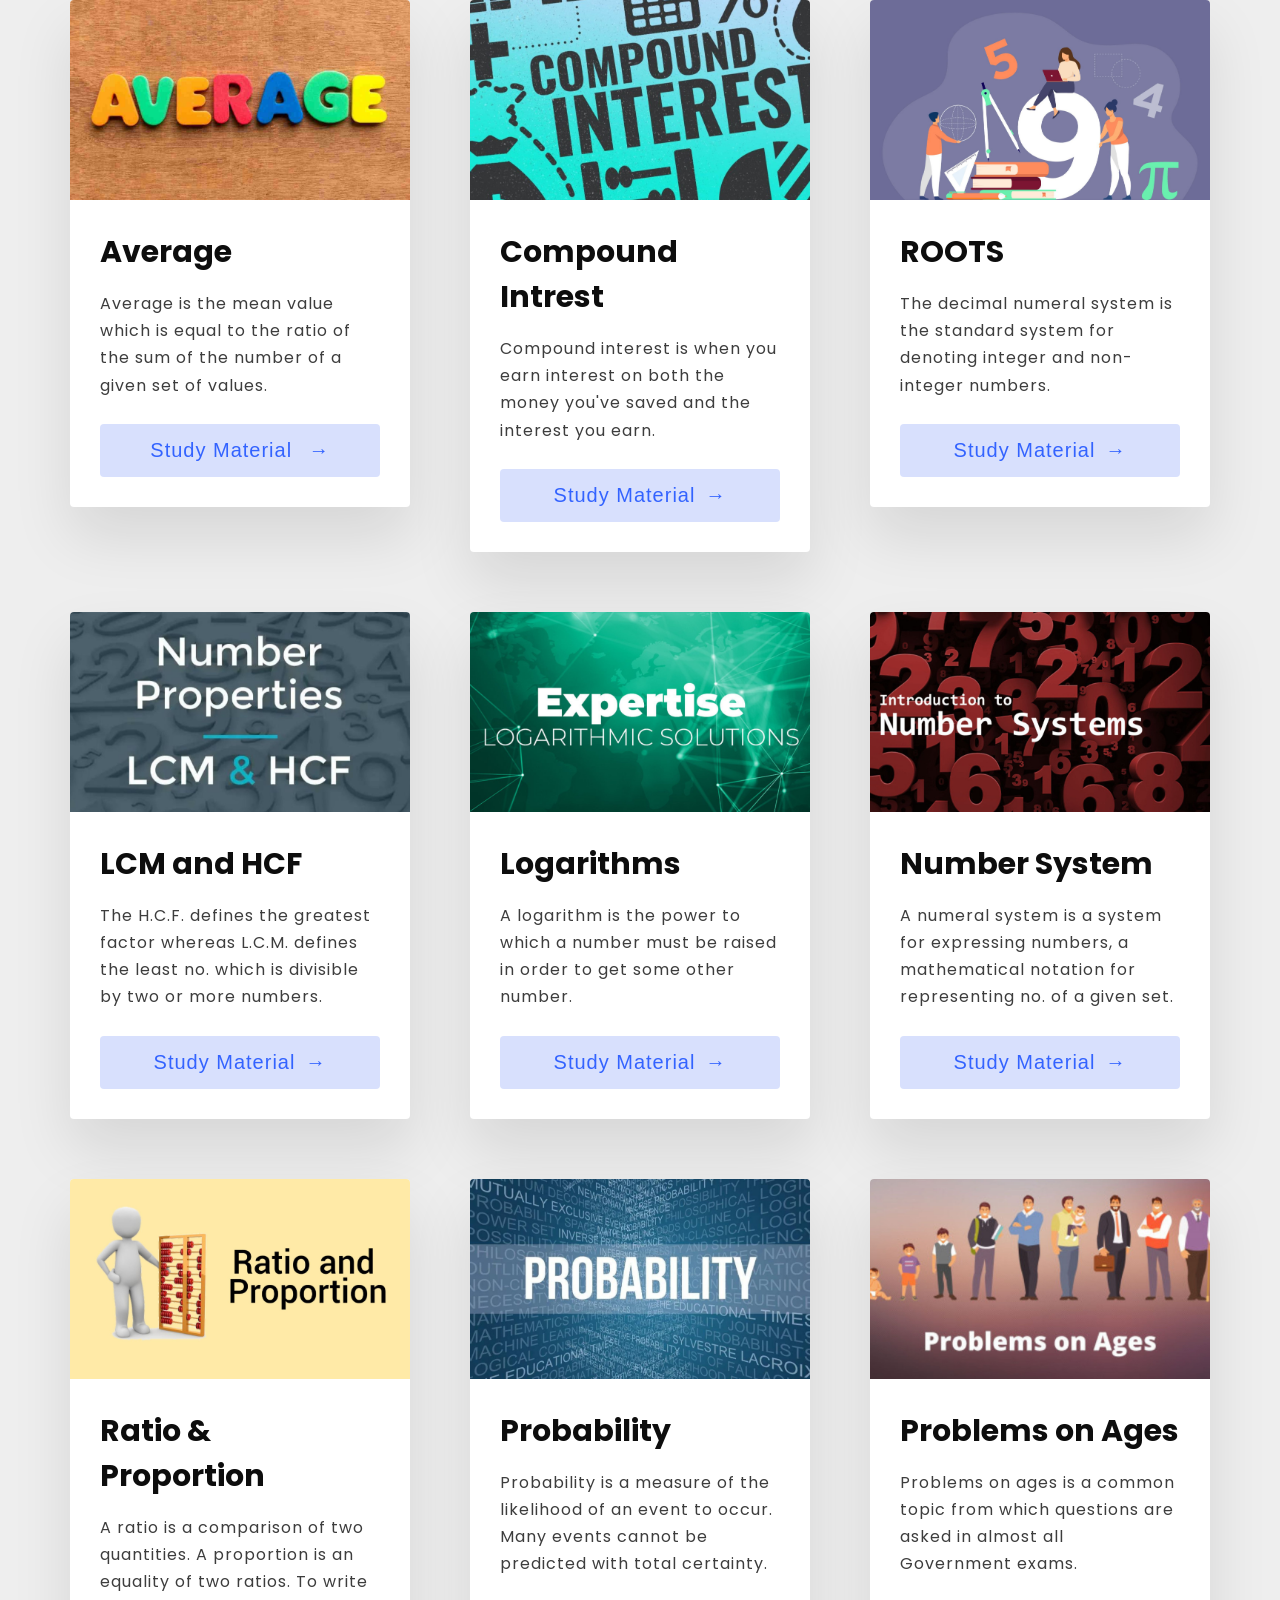
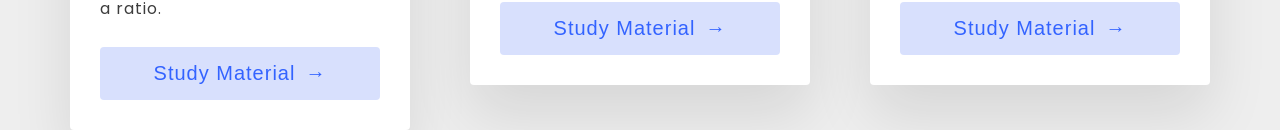
<file: Aptitude1/Apptitude Home Page.html>
<!DOCTYPE html>
<html lang="en">
  <head>
    <meta charset="UTF-8" />
    <meta name="viewport" content="width=device-width, initial-scale=1.0" />
    <title>Apptitude</title>

    <link rel="stylesheet" href="Apptitude_CSS_Styles.css" />
  </head>


  <body>
    <div class="grid">


      <div class="grid-item">
        <div class="card">
          <img class="card-img" src="./img/Average.jpg" alt="Average" />
          <div class="card-content">
            <h1 class="card-header"><b>Average</b></h1>
            <p class="card-text">
             Average is the mean value which is equal to the ratio of the sum of the number of a given set of values.
            </p>
            <a href="topics\Average.html" target="_blank"><button class="card-btn">Study Material <span>&rarr;</span></button></a>
          </div>
        </div>
      </div>


      <div class="grid-item">
        <div class="card">
          <img
            class="card-img" src="./img/Compound Interest.jpg" alt="Compound Interest" />
          <div class="card-content">
            <h1 class="card-header"><b>Compound Intrest</b></h1>
            <p class="card-text">
             Compound interest is when you earn interest on both the money you've saved and the interest you earn.
            </p>
               <a href="topics\compound_interest.html" target="_blank"> <button class="card-btn">Study Material<span>&rarr;</span></button> </a>
          </div>
        </div>
      </div>


      <div class="grid-item">
        <div class="card">
          <img class="card-img" src="./img/Decimal Fraction.jpg" alt="SQUARE AND CUBE ROOTS" />
          <div class="card-content">
            <h1 class="card-header"><b>ROOTS</b></h1>
            <p class="card-text">
              The decimal numeral system is the standard system for denoting integer and non-integer numbers.
            </p>
             <a href="topics\Roots.html" target="_blank"> <button class="card-btn">Study Material<span>&rarr;</span></button> </a>
          </div>
        </div>
      </div>


<div class="grid-item">
        <div class="card">
          <img class="card-img" src="./img/LCM and HCF.jpg" alt="LCM & HCF" />
          <div class="card-content">
            <h1 class="card-header"><b>LCM and HCF </b></h1>
            <p class="card-text">
              The H.C.F. defines the greatest factor whereas L.C.M. defines the least no. which is divisible by two or more numbers.
            </p>
            <a href="topics\LCM_n_HCF.html" target="_blank"> <button class="card-btn">Study Material<span>&rarr;</span></button> </a>
          </div>
        </div>
      </div>

<div class="grid-item">
        <div class="card">
          <img class="card-img" src="./img/Logrithmic.jpg" alt="Logarithmic" />
          <div class="card-content">
            <h1 class="card-header"><b>Logarithms</b></h1>
            <p class="card-text">
               A logarithm is the power to which a number must be raised in order to get some other number.
            </p>
            <a href="topics\Lograrithmic.html" target="_blank"> <button class="card-btn">Study Material<span>&rarr;</span></button> </a>
          </div>
        </div>
      </div>

<div class="grid-item">
        <div class="card">
          <img class="card-img" src="./img/Number System.jpg" alt="Number System" />
          <div class="card-content">
            <h1 class="card-header"> <b>Number System</b> </h1>
            <p class="card-text">
             A numeral system is a system for expressing numbers, a mathematical notation for representing no. of a given set.
            </p>
            <a href="topics\Number_System.html" target="_blank"> <button class="card-btn">Study Material<span>&rarr;</span></button> </a>
          </div>
        </div>
      </div>





<div class="grid-item">
        <div class="card">
          <img class="card-img" src="./img/Ratio and Proportion.jpg" alt="Ratio & Proportion" />
          <div class="card-content">
            <h1 class="card-header"><b>Ratio & Proportion</b></h1>
            <p class="card-text">
            A ratio is a comparison of two quantities. A proportion is an equality of two ratios. To write a ratio.
            </p>
             <a href="topics\ratio_and_proportion.html" target="_blank"> <button class="card-btn">Study Material<span>&rarr;</span></button> </a>
          </div>
        </div>
      </div>


<div class="grid-item">
        <div class="card">
          <img class="card-img" src="./img/Probability.jpg" alt="Probability" />
          <div class="card-content">
            <h1 class="card-header"><b>Probability</b></h1>
            <p class="card-text">
              Probability is a measure of the likelihood of an event to occur. Many events cannot be predicted with total certainty.
            </p>
             <a href="topics\Probability.html" target="_blank"> <button class="card-btn">Study Material<span>&rarr;</span></button> </a>
          </div>
        </div>
      </div>

<div class="grid-item">
        <div class="card">
          <img class="card-img" src="./img/Problem on Ages.jpg" alt="Problems on Ages" />
          <div class="card-content">
            <h1 class="card-header"><b>Problems on Ages </b></h1>
            <p class="card-text">
              Problems on ages is a common topic from which questions are asked in almost all Government exams.
            </p>
            <a href="topics\Problems_on_ages.html" target="_blank"> <button class="card-btn">Study Material<span>&rarr;</span></button> </a>
          </div>
        </div>
      </div>

    </div>
  </body>
</html>
</file>
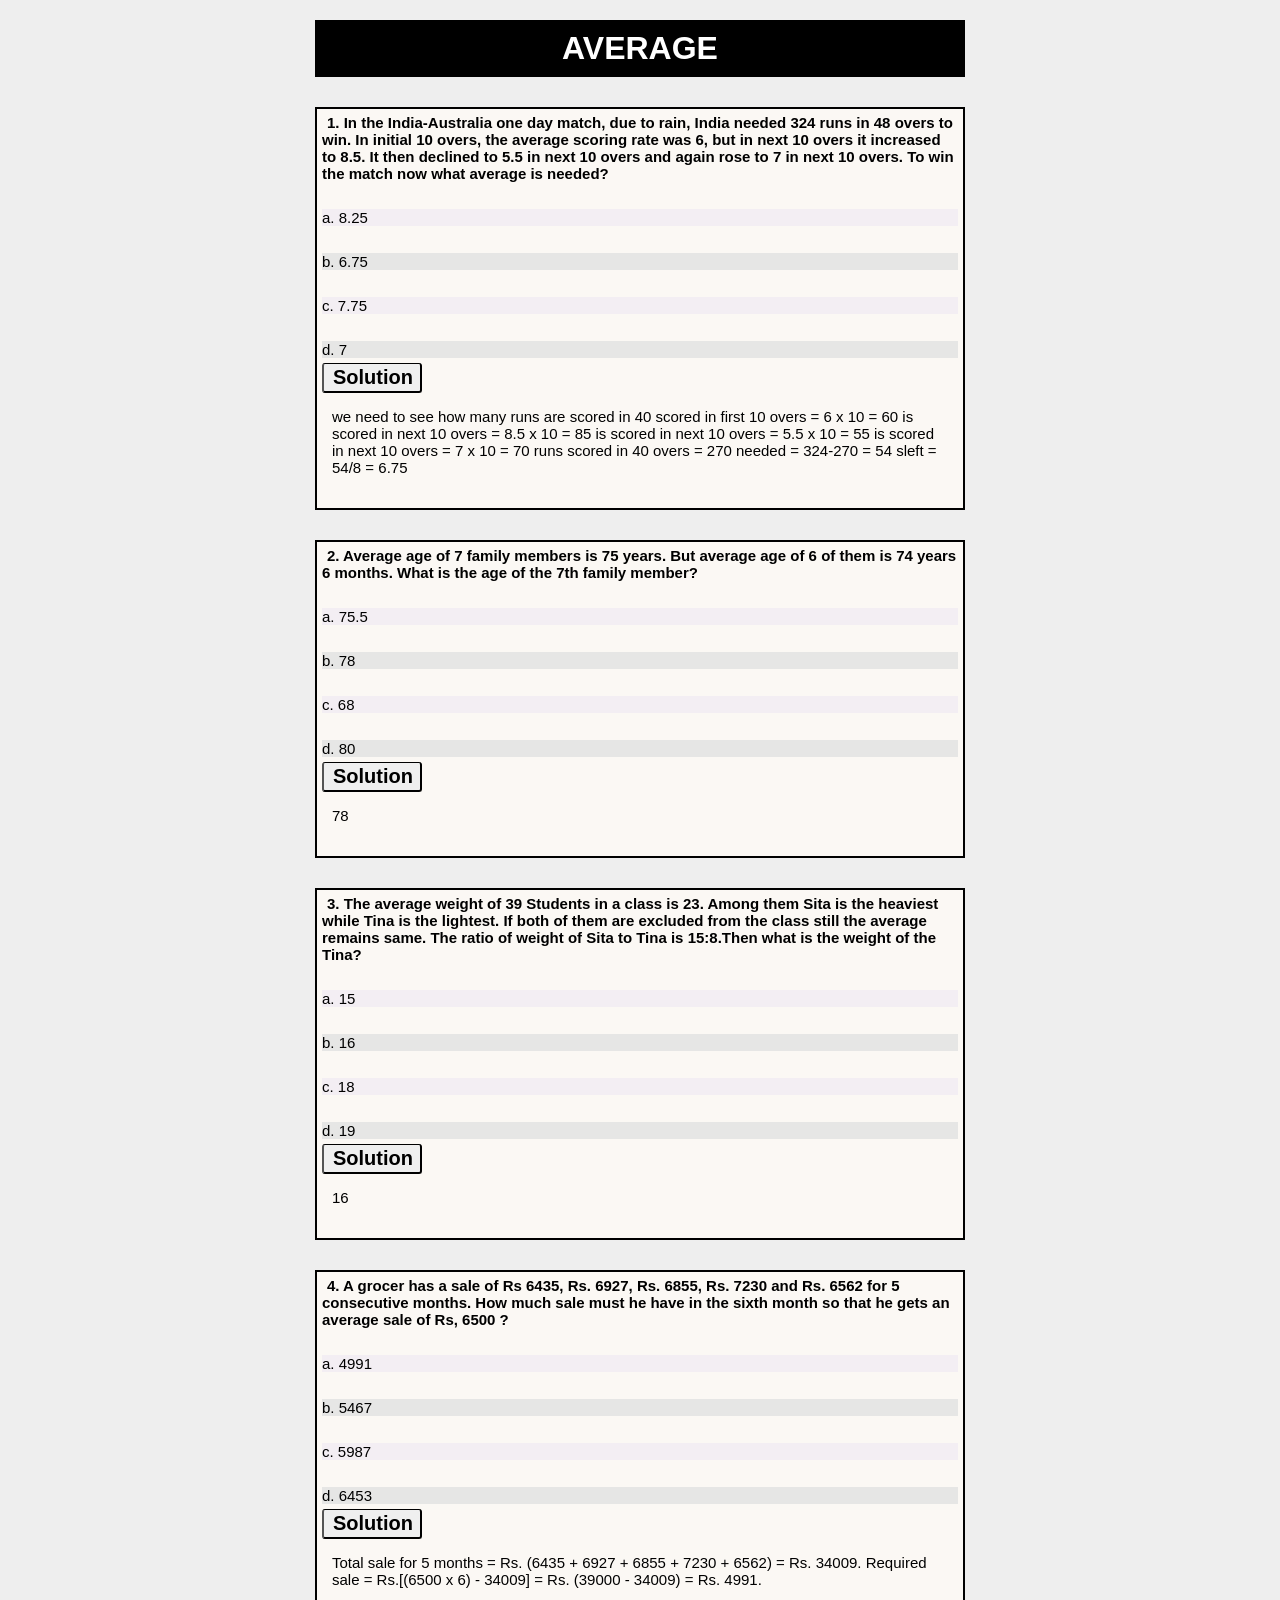
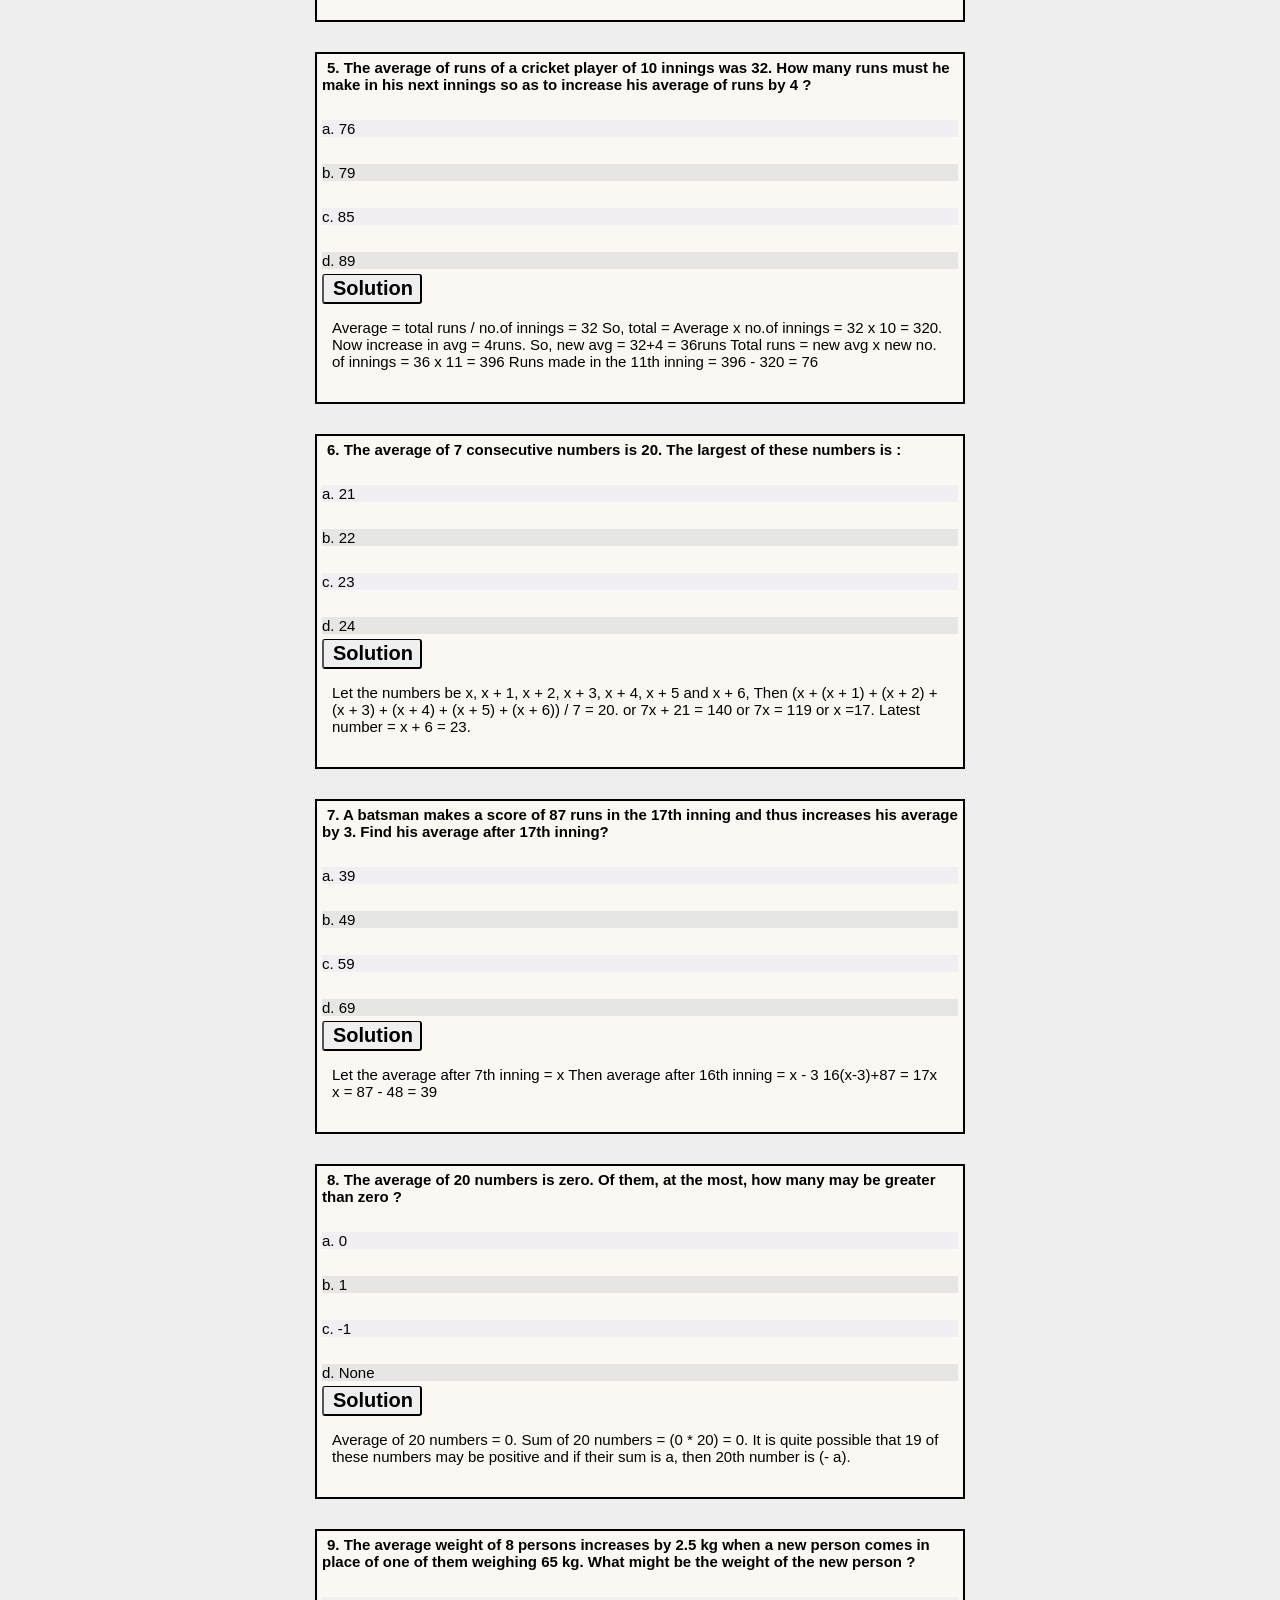
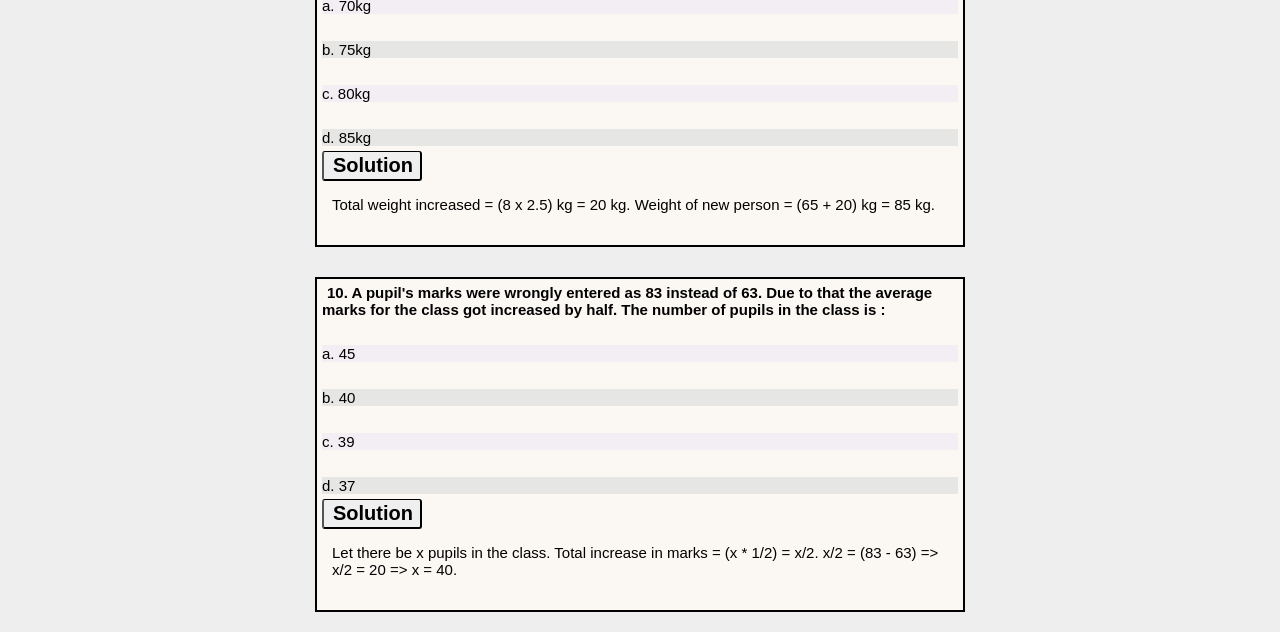
<file: Aptitude1/topics/Average.html>
<!DOCTYPE html>
<html lang="en">
<head>
    <meta charset="UTF-8">
    <meta http-equiv="X-UA-Compatible" content="IE=edge">
    <meta name="viewport" content="width=device-width, initial-scale=1.0">
    <title>average</title>
    <link rel="stylesheet" href="sol.css">
    <script src="ans.js"></script>
</head>
<body>
<div id="design-1">
    <div class="button1"><h1>AVERAGE</h1></div>
    <div class="design">
        <p><b>1. In the India-Australia one day match, due to rain, India needed 324 runs in 48 overs to win. In initial 10 overs, the average scoring rate was 6, but in next 10 overs it increased to 8.5. It then declined to 5.5 in next 10 overs and again rose to 7 in next 10 overs. To win the match now what average is needed?</b></p>
        <br>
        <p class="alt1">a. 8.25</p>
        <br>
        <p class="alt2">b. 6.75</p>
        <br>
        <p class="alt1">c. 7.75</p>
        <br>
        <p class="alt2">d. 7</p>
        <button id="sol1"  class="sol" onclick="solution1()">Solution</button>
        <p id="para1" class="para">we need to see how many runs are scored in 40
            scored in first 10 overs = 6 x 10 = 60
            is scored in next 10 overs = 8.5 x 10 = 85
            is scored in next 10 overs = 5.5 x 10 = 55
            is scored in next 10 overs = 7 x 10 = 70
            
            runs scored in 40 overs = 270
            needed = 324-270 = 54
            sleft = 54/8 = 6.75
        </p>
        <br>   
    </div>
    <div class="design">
        <p><b>2. Average age of 7 family members is 75 years. But average age of 6 of them is 74 years 6 months. What is the age of the 7th family member?
        </b></p>
        <br>
        <p class="alt1">a. 75.5</p>
        <br>
        <p class="alt2">b. 78</p>
        <br>
        <p class="alt1">c. 68</p>
        <br>
        <p class="alt2">d. 80</p>
        <button id="sol2"  class="sol" onclick="solution2()">Solution</button>
        <p id="para2" class="para">78</p>
        <br>
    </div>
    <div class="design">
        <p><b>3. The average weight of 39 Students in a class is 23. Among them Sita is the heaviest while Tina is the lightest. If both of them are excluded from the class still the average remains same. The ratio of weight of Sita to Tina is 15:8.Then what is the weight of the Tina?</b></p>
        <br>
        <p class="alt1">a. 15</p>
        <br>
        <p class="alt2">b. 16</p>
        <br>
        <p class="alt1">c. 18</p>
        <br>
        <p class="alt2">d. 19</p>
        <button id="sol3"  class="sol" onclick="solution3()">Solution</button>
        <p id="para3" class="para">
            16
        </p><br>
    </div>
    <div class="design">
        <p><b>4. A grocer has a sale of Rs 6435, Rs. 6927, Rs. 6855, Rs. 7230 and Rs. 6562 for 5 consecutive months. How much sale must he have in the sixth month so that he gets an average sale of Rs, 6500 ?</b></p>
            <br>
        <p class="alt1">a. 4991</p>
        <br>
        <p class="alt2">b. 5467</p>
        <br>
        <p class="alt1">c. 5987</p>
        <br>
        <p class="alt2">d. 6453</p>
        <button id="sol4"  class="sol" onclick="solution4()">Solution</button>
        <p id="para4" class="para"> 
            Total sale for 5 months = Rs. (6435 + 6927 + 6855 + 7230 + 6562) = Rs. 34009.

            Required sale = Rs.[(6500 x 6) - 34009]

            = Rs. (39000 - 34009) 

            = Rs.  4991.
        </p><br>
    </div>
    <div class="design">
        <p><b>5. The average of runs of a cricket player of 10 innings was 32. How many runs must he make in his next innings so as to increase his average of runs by 4 ?</b></p>
        <br>
        <p class="alt1">a. 76</p>
        <br>
        <p class="alt2">b. 79</p>
        <br>
        <p class="alt1">c. 85</p>
        <br>
        <p class="alt2">d. 89</p>
        <button id="sol5" class="sol"  onclick="solution5()">Solution</button>
        <p id="para5" class="para">
            Average = total runs / no.of innings = 32 

            So, total = Average x no.of innings = 32 x 10 = 320.
            Now increase in avg = 4runs. So, new avg = 32+4 = 36runs 

            Total runs = new avg x new no. of innings = 36 x 11 = 396 

            Runs made in the 11th inning = 396 - 320 = 76
        </p><br>
    </div>
    <div class="design">
        <p><b>6. The average of 7 consecutive numbers is 20. The largest of these numbers is :</b></p>
        <br>
        <p class="alt1">a. 21</p>
        <br>
        <p class="alt2">b. 22</p>
        <br>
        <p class="alt1">c. 23</p>
        <br>
        <p class="alt2">d. 24</p>
        <button id="sol6"  class="sol" onclick="solution6()">Solution</button>
        <p id="para6" class="para">
            Let the numbers be x, x + 1, x + 2,  x + 3, x + 4, x + 5 and x + 6,
            Then   (x + (x + 1) + (x + 2) + (x + 3) + (x + 4) + (x + 5) + (x + 6)) / 7 = 20.
            or  7x + 21 = 140 or 7x = 119 or x =17.
            Latest number = x + 6 = 23.
        </p><br>
    </div>
    <div class="design">
        <p><b>7. A batsman makes a score of 87 runs in the 17th inning and thus increases his average by 3. Find his average after 17th inning?</b></p>
        <br>
        <p class="alt1">a. 39</p>
        <br>
        <p class="alt2">b. 49</p>
        <br>
        <p class="alt1">c. 59</p>
        <br>
        <p class="alt2">d. 69</p>
        <button id="sol7"  class="sol" onclick="solution7()">Solution</button>
        <p id="para7" class="para">
            Let the average after 7th inning = x
            Then average after 16th inning = x - 3
            16(x-3)+87 = 17x 
            x = 87 - 48 = 39
        </p><br>
    </div>
    <div class="design">
        <p><b>8. The average of 20 numbers is zero. Of them, at the most, how many may be greater than zero ?</b></p>
        <br>
        <p class="alt1">a. 0</p>
        <br>
        <p class="alt2">b. 1</p>
        <br>
        <p class="alt1">c. -1</p>
        <br>
        <p class="alt2">d. None</p>
        <button id="sol8"  class="sol" onclick="solution8()">Solution</button>
        <p id="para8" class="para">
            Average of 20 numbers = 0. 
            Sum of 20 numbers = (0 * 20) = 0. 
            It is quite possible that 19 of these numbers may be positive and if their sum is a, then 20th number is (- a).


        </p><br>
    </div>
    <div class="design">
        <p><b>9. The average weight of 8 persons increases by 2.5 kg when a new person comes in place of one of them weighing 65 kg. What might be the weight of the new person ?</b></p>
        <br>
        <p class="alt1">a. 70kg</p>
        <br>
        <p class="alt2">b. 75kg</p>
        <br>
        <p class="alt1">c. 80kg</p>
        <br>
        <p class="alt2">d. 85kg</p>
        <button id="sol9"  class="sol" onclick="solution9()">Solution</button>
        <p id="para9" class="para">
            Total weight increased = (8 x 2.5) kg = 20 kg.

            Weight of new person = (65 + 20) kg = 85 kg.</p><br>
    </div>
    <div class="design">
        <p><b>10. A pupil's marks were wrongly entered as 83 instead of 63. Due to that the average marks for the class got increased by half. The number of pupils in the class is : </b></p>
        <br>
        <p class="alt1">a. 45</p>
        <br>
        <p class="alt2">b. 40</p>
        <br>
        <p class="alt1">c. 39</p>
        <br>
        <p class="alt2">d. 37</p>
        <button id="sol10"  class="sol" onclick="solution10()">Solution</button>
        <p id="para10" class="para">
            Let there be x pupils in the class.

Total increase in marks = (x * 1/2) = x/2.

x/2 = (83 - 63) => x/2 = 20 => x = 40.
        </p><br>
    </div>
    
</div>
</body>
</html>
</file>
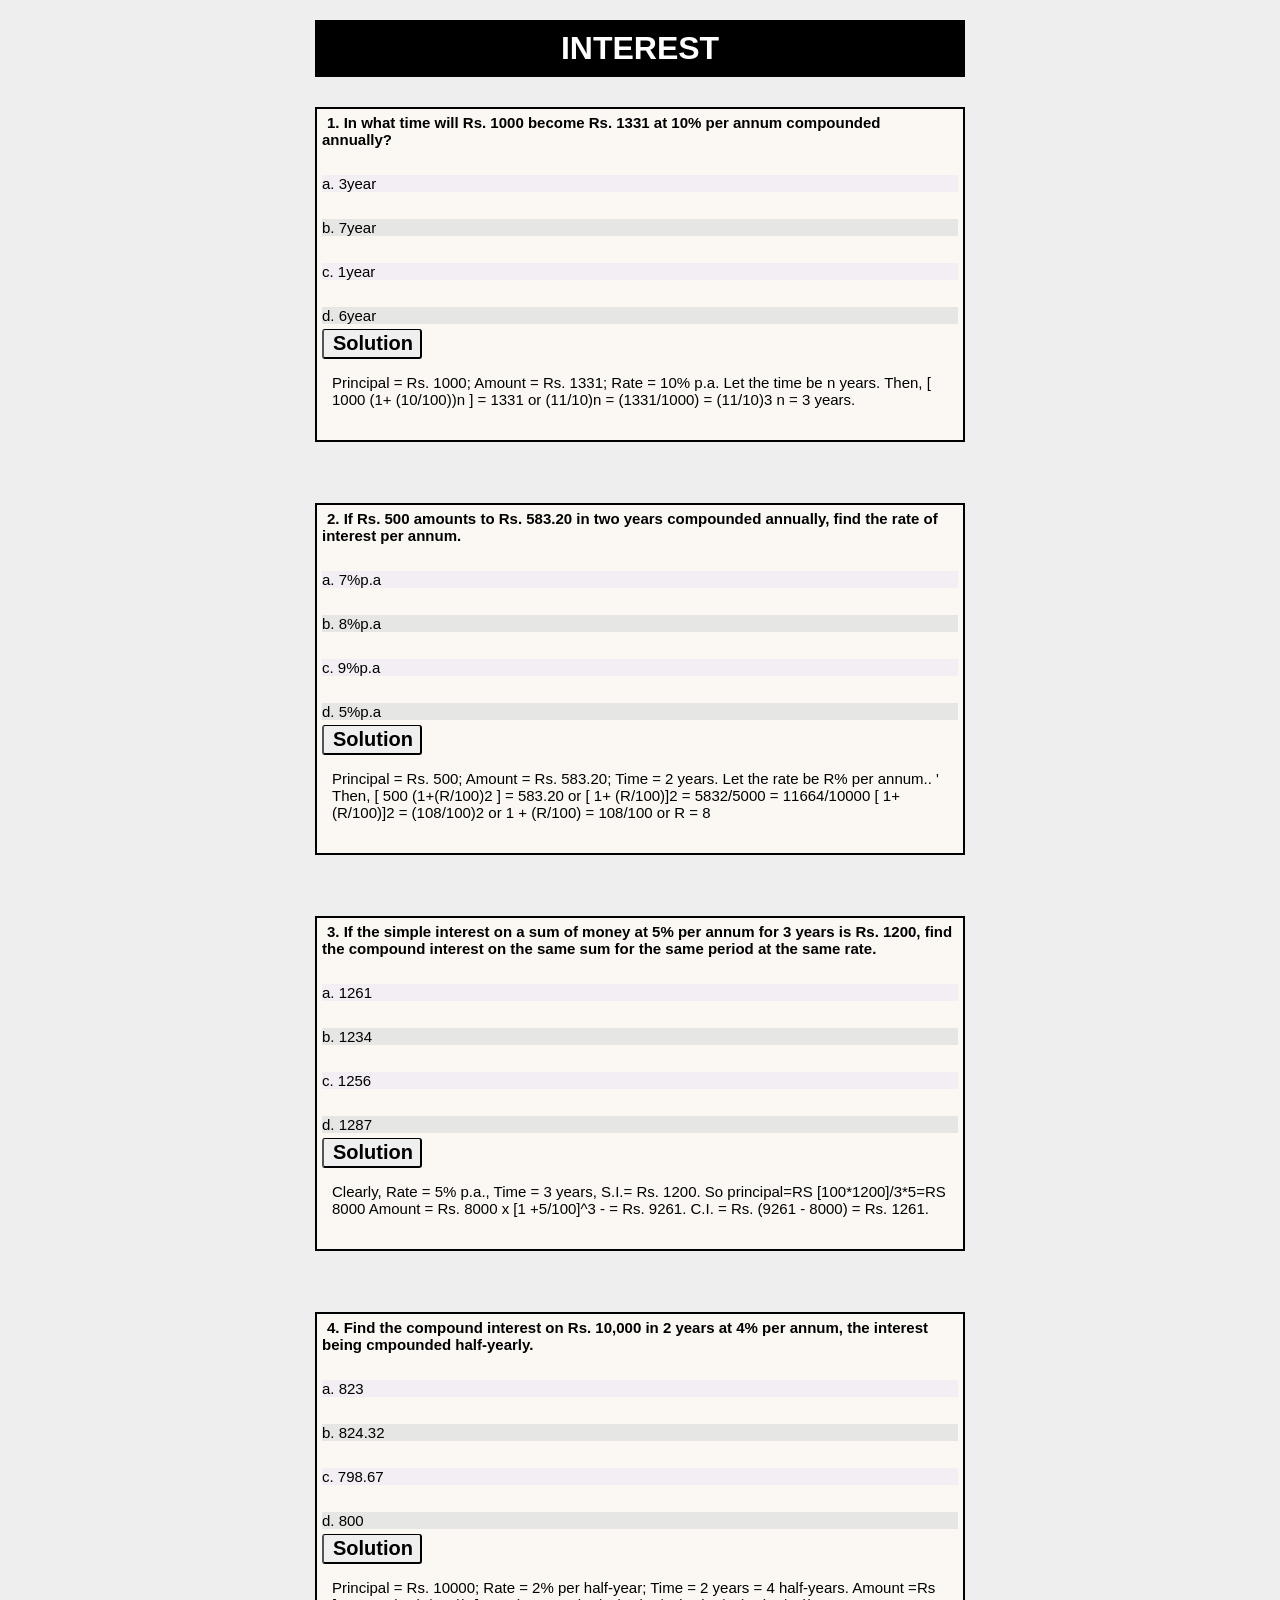
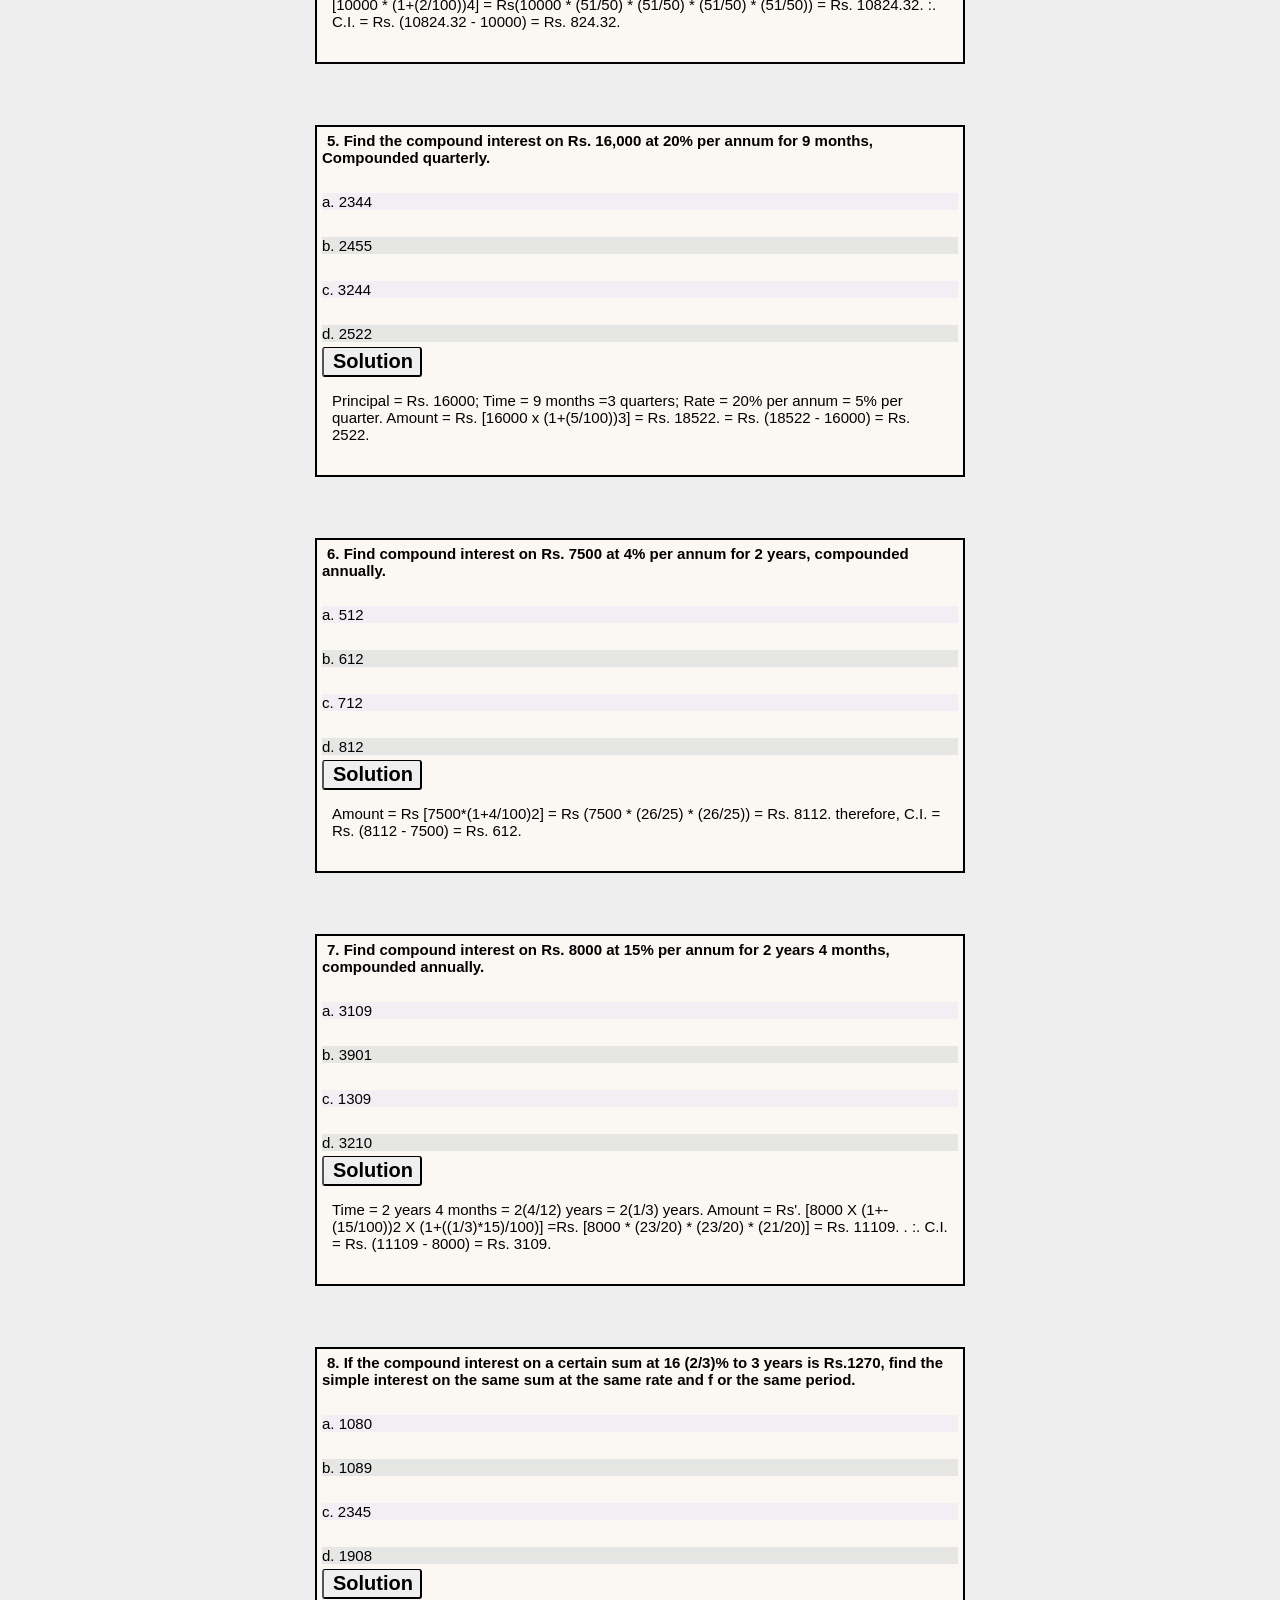
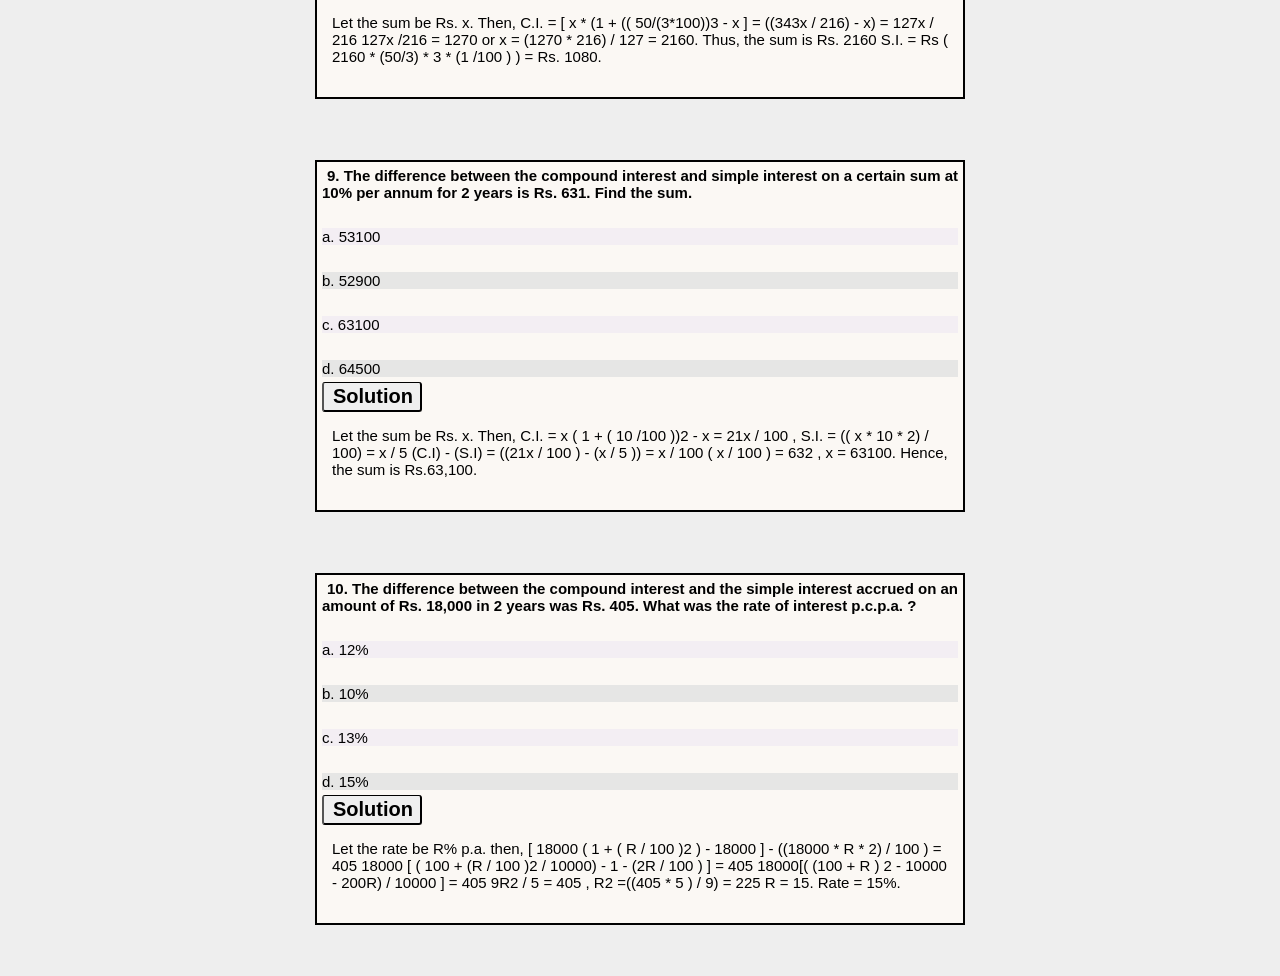
<file: Aptitude1/topics/compound_interest.html>
<!DOCTYPE html>
<html lang="en">
<head>
    <meta charset="UTF-8">
    <meta http-equiv="X-UA-Compatible" content="IE=edge">
    <meta name="viewport" content="width=device-width, initial-scale=1.0">
    <title>compound_interest</title>
    <link rel="stylesheet" href="sol.css">
    <script src="ans.js"></script>
</head>
<body>
<div id="design-1">
    <div class="button1"><h1>INTEREST</h1></div>
    <div class="design">
        <p><b>1. In what time will Rs. 1000 become Rs. 1331 at 10% per annum compounded annually?</b></p>
        <br>
        <p class="alt1">a. 3year</p>
        <br>
        <p class="alt2">b. 7year</p>
        <br>
        <p class="alt1">c. 1year</p>
        <br>
        <p class="alt2">d. 6year</p>
        <button id="sol1"  class="sol" onclick="solution1()">Solution</button>
        <p id="para1" class="para">Principal = Rs. 1000; Amount = Rs. 1331; Rate = 10% p.a. Let the time be n years.
            Then, [ 1000 (1+ (10/100))n ] = 1331 or (11/10)n = (1331/1000) = (11/10)3
            
            
            n = 3 years.</p>
    <br>
    </div><br>
    <div class="design">
        <p><b>2. If Rs. 500 amounts to Rs. 583.20 in two years compounded annually, find the rate of interest per annum.        </b></p>
        <br>
        <p class="alt1">a. 7%p.a</p>
        <br>
        <p class="alt2">b. 8%p.a</p>
        <br>
        <p class="alt1">c. 9%p.a</p>
        <br>
        <p class="alt2">d. 5%p.a</p>
        <button id="sol2"  class="sol" onclick="solution2()">Solution</button>
        <p id="para2" class="para">Principal = Rs. 500; Amount = Rs. 583.20; Time = 2 years.                                                                            
            Let the rate be R% per annum..
 '        
            Then,      [ 500 (1+(R/100)2 ] = 583.20 or [ 1+ (R/100)]2 = 5832/5000 = 11664/10000
 
 
                             [ 1+ (R/100)]2 = (108/100)2 or 1 + (R/100) = 108/100 or R = 8
 
        </p>
    <br>
    </div><br>
    <div class="design">
        <p><b>3. If the simple interest on a sum of money at 5% per annum for 3 years is Rs. 1200, find the compound interest on the same sum for the same period at the same rate.</b></p>
        <br>
        <p class="alt1">a. 1261</p>
        <br>
        <p class="alt2">b. 1234</p>
        <br>
        <p class="alt1">c. 1256</p>
        <br>
        <p class="alt2">d. 1287</p>
        <button id="sol3"  class="sol" onclick="solution3()">Solution</button>
        <p id="para3" class="para">Clearly, Rate = 5% p.a., Time = 3 years, S.I.= Rs. 1200.    


            So principal=RS [100*1200]/3*5=RS 8000
            
            
            Amount = Rs. 8000 x [1 +5/100]^3 - = Rs. 9261.
            
            
             C.I. = Rs. (9261 - 8000) = Rs. 1261.</p><br>
    </div><br>
    <div class="design">
        <p><b>4. Find the compound interest on Rs. 10,000 in 2 years at 4% per annum, the interest being cmpounded half-yearly.</b></p>
            <br>
        <p class="alt1">a. 823</p>
        <br>
        <p class="alt2">b. 824.32</p>
        <br>
        <p class="alt1">c. 798.67</p>
        <br>
        <p class="alt2">d. 800</p>
        <button id="sol4"  class="sol" onclick="solution4()">Solution</button>
        <p id="para4" class="para"> Principal = Rs. 10000; Rate = 2% per half-year; Time = 2 years = 4 half-years.         


            Amount =Rs [10000 * (1+(2/100))4] = Rs(10000 * (51/50) * (51/50) * (51/50) * (51/50))          
     
     
                        = Rs. 10824.32.
     
     
            :. C.I. = Rs. (10824.32 - 10000) = Rs. 824.32.</p><br>
    </div><br>
    <div class="design">
        <p><b>5. Find the compound interest on Rs. 16,000 at 20% per annum for 9 months, Compounded quarterly.</b></p>
        <br>
        <p class="alt1">a. 2344</p>
        <br>
        <p class="alt2">b. 2455</p>
        <br>
        <p class="alt1">c. 3244</p>
        <br>
        <p class="alt2">d. 2522</p>
        <button id="sol5" class="sol"  onclick="solution5()">Solution</button>
        <p id="para5" class="para">Principal = Rs. 16000; Time = 9 months =3 quarters;


            Rate = 20% per annum = 5% per quarter.


            Amount = Rs. [16000 x (1+(5/100))3] = Rs. 18522.


                        = Rs. (18522 - 16000) = Rs. 2522.</p><br>
    </div><br>
    <div class="design">
        <p><b>6. Find compound interest on Rs. 7500 at 4% per annum for 2 years, compounded annually.</b></p>
        <br>
        <p class="alt1">a. 512</p>
        <br>
        <p class="alt2">b. 612</p>
        <br>
        <p class="alt1">c. 712</p>
        <br>
        <p class="alt2">d. 812</p>
        <button id="sol6"  class="sol" onclick="solution6()">Solution</button>
        <p id="para6" class="para">Amount = Rs [7500*(1+4/100)2] = Rs (7500 * (26/25) * (26/25)) = Rs. 8112.        


            therefore, C.I. = Rs. (8112 - 7500) = Rs. 612.
      
        </p><br>
    </div><br>
    <div class="design">
        <p><b>7. Find compound interest on Rs. 8000 at 15% per annum for 2 years 4 months, compounded annually.</b></p>
        <br>
        <p class="alt1">a. 3109</p>
        <br>
        <p class="alt2">b. 3901</p>
        <br>
        <p class="alt1">c. 1309</p>
        <br>
        <p class="alt2">d. 3210</p>
        <button id="sol7"  class="sol" onclick="solution7()">Solution</button>
        <p id="para7" class="para">Time = 2 years 4 months = 2(4/12) years = 2(1/3) years.                                                                                     Amount = Rs'. [8000 X (1+­(15/100))2 X (1+((1/3)*15)/100)]


            =Rs. [8000 * (23/20) * (23/20) * (21/20)]


            = Rs. 11109.                            .


 :. C.I. = Rs. (11109 - 8000) = Rs. 3109.</p><br>
    </div><br>
    <div class="design">
        <p><b>8. If the compound interest on a certain sum at 16 (2/3)% to 3 years is Rs.1270, find the simple interest on the same sum at the same rate and f or the same period.</b></p>
        <br>
        <p class="alt1">a. 1080</p>
        <br>
        <p class="alt2">b. 1089</p>
        <br>
        <p class="alt1">c. 2345</p>
        <br>
        <p class="alt2">d. 1908</p>
        <button id="sol8"  class="sol" onclick="solution8()">Solution</button>
        <p id="para8" class="para">Let the sum be Rs. x. Then,


            C.I. = [ x * (1 + (( 50/(3*100))3 - x ] = ((343x / 216) - x) = 127x / 216
         
         
            127x /216 = 1270 or x = (1270 * 216) / 127 = 2160.
         
         
            Thus, the sum is Rs. 2160
         
         
             S.I. = Rs ( 2160 * (50/3) * 3 * (1 /100 ) ) = Rs. 1080.</p><br>
    </div><br>
    <div class="design">
        <p><b>9. The difference between the compound interest and simple interest on a certain sum at 10% per annum for 2 years is Rs. 631. Find the sum.</b></p>
        <br>
        <p class="alt1">a. 53100</p>
        <br>
        <p class="alt2">b. 52900</p>
        <br>
        <p class="alt1">c. 63100</p>
        <br>
        <p class="alt2">d. 64500</p>
        <button id="sol9"  class="sol" onclick="solution9()">Solution</button>
        <p id="para9" class="para">Let the sum be Rs. x. Then,


            C.I. = x ( 1 + ( 10 /100 ))2 - x = 21x / 100 ,


            S.I. = (( x * 10 * 2) / 100) = x / 5


            (C.I) - (S.I) = ((21x / 100 ) - (x / 5 )) = x / 100


             ( x / 100 ) = 632 , x = 63100.


             Hence, the sum is Rs.63,100.</p><br>
    </div><br>
    <div class="design">
        <p><b>10. The difference between the compound interest and the simple interest accrued on an amount of Rs. 18,000 in 2 years was Rs. 405. What was the rate of interest p.c.p.a. ?</b></p>
        <br>
        <p class="alt1">a. 12%</p>
        <br>
        <p class="alt2">b. 10%</p>
        <br>
        <p class="alt1">c. 13%</p>
        <br>
        <p class="alt2">d. 15%</p>
        <button id="sol10"  class="sol" onclick="solution10()">Solution</button>
        <p id="para10" class="para">Let the rate be R% p.a. then,


            [ 18000 ( 1 + ( R / 100 )2 ) - 18000 ] - ((18000 * R * 2) / 100 ) = 405
            
            
            18000 [ ( 100 + (R / 100 )2 / 10000) - 1 - (2R / 100 ) ] = 405
            
            
            18000[( (100 + R ) 2 - 10000 - 200R) / 10000 ] = 405
            
            
            9R2 / 5 = 405 , R2 =((405 * 5 ) / 9) = 225
            
            
            R = 15.
            
            
            Rate = 15%.</p><br>
    </div class="design"><br>
</div>
</body>
</html>
</file>
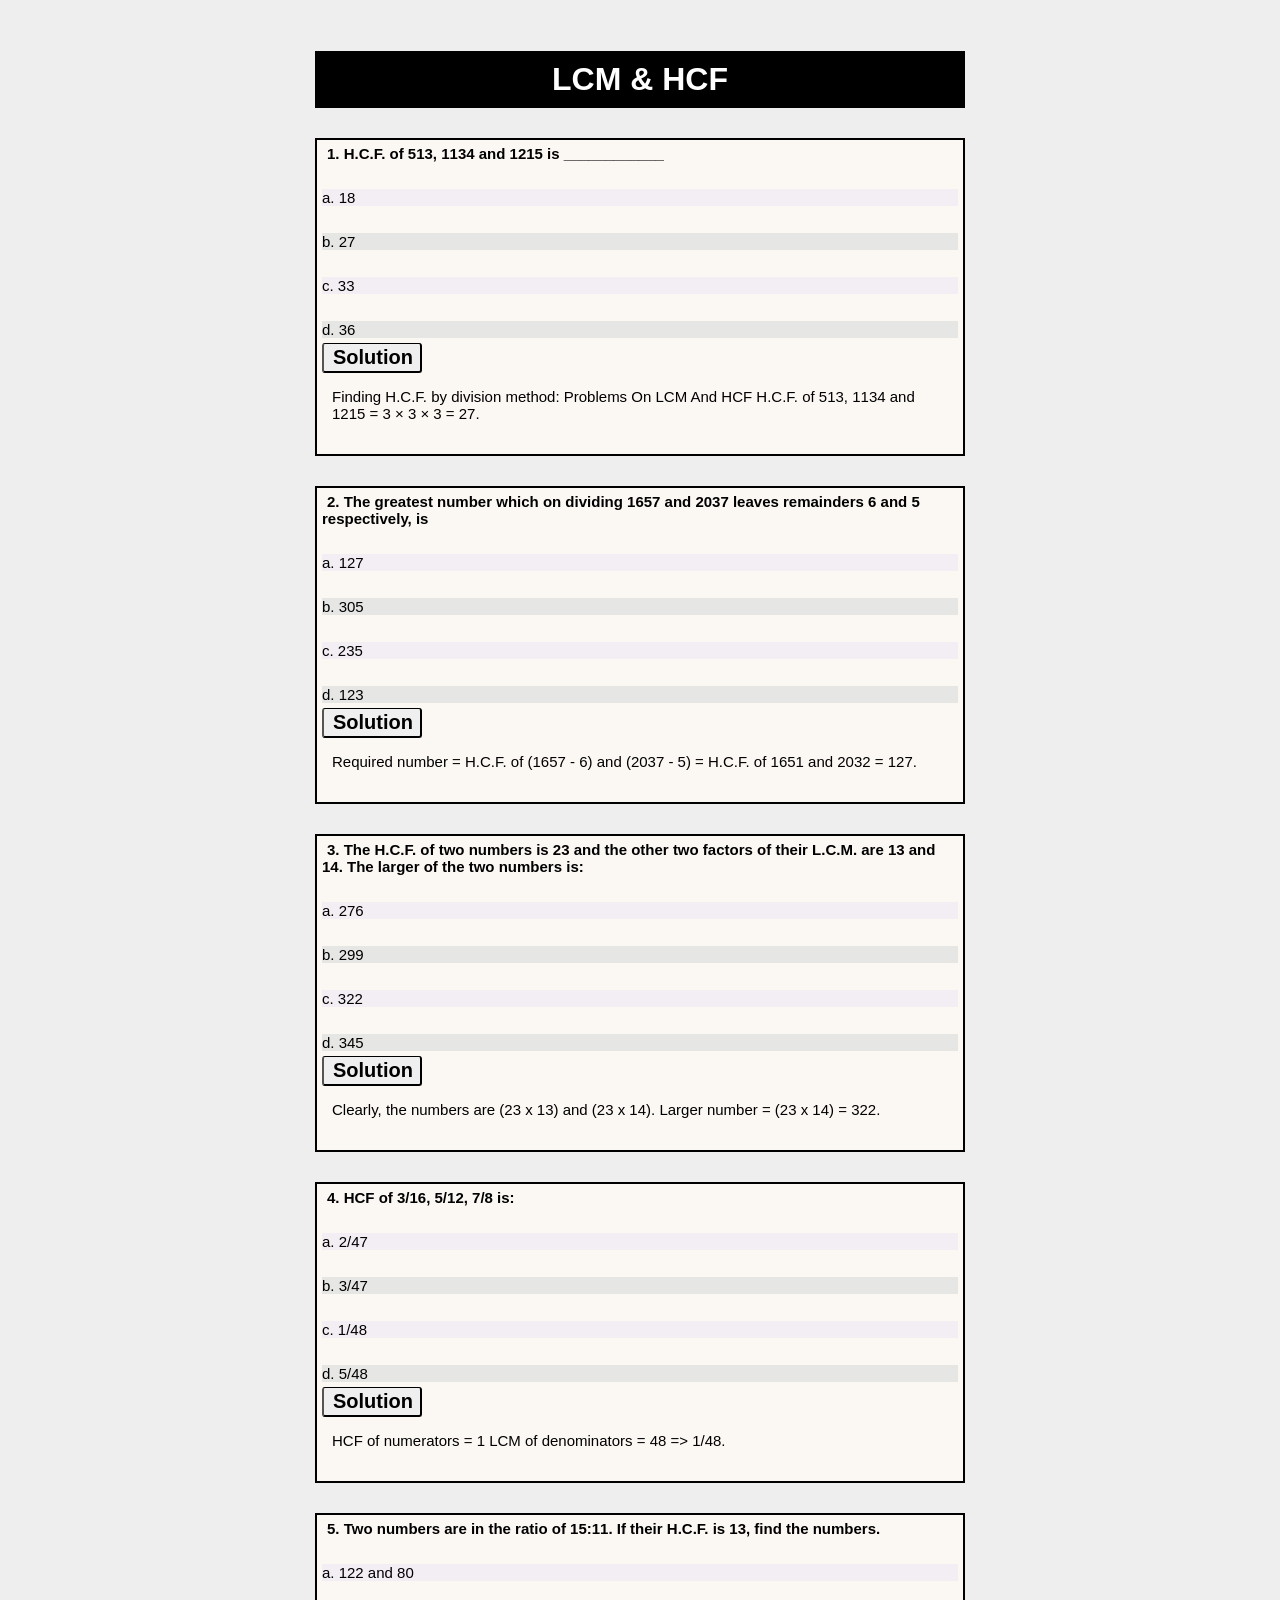
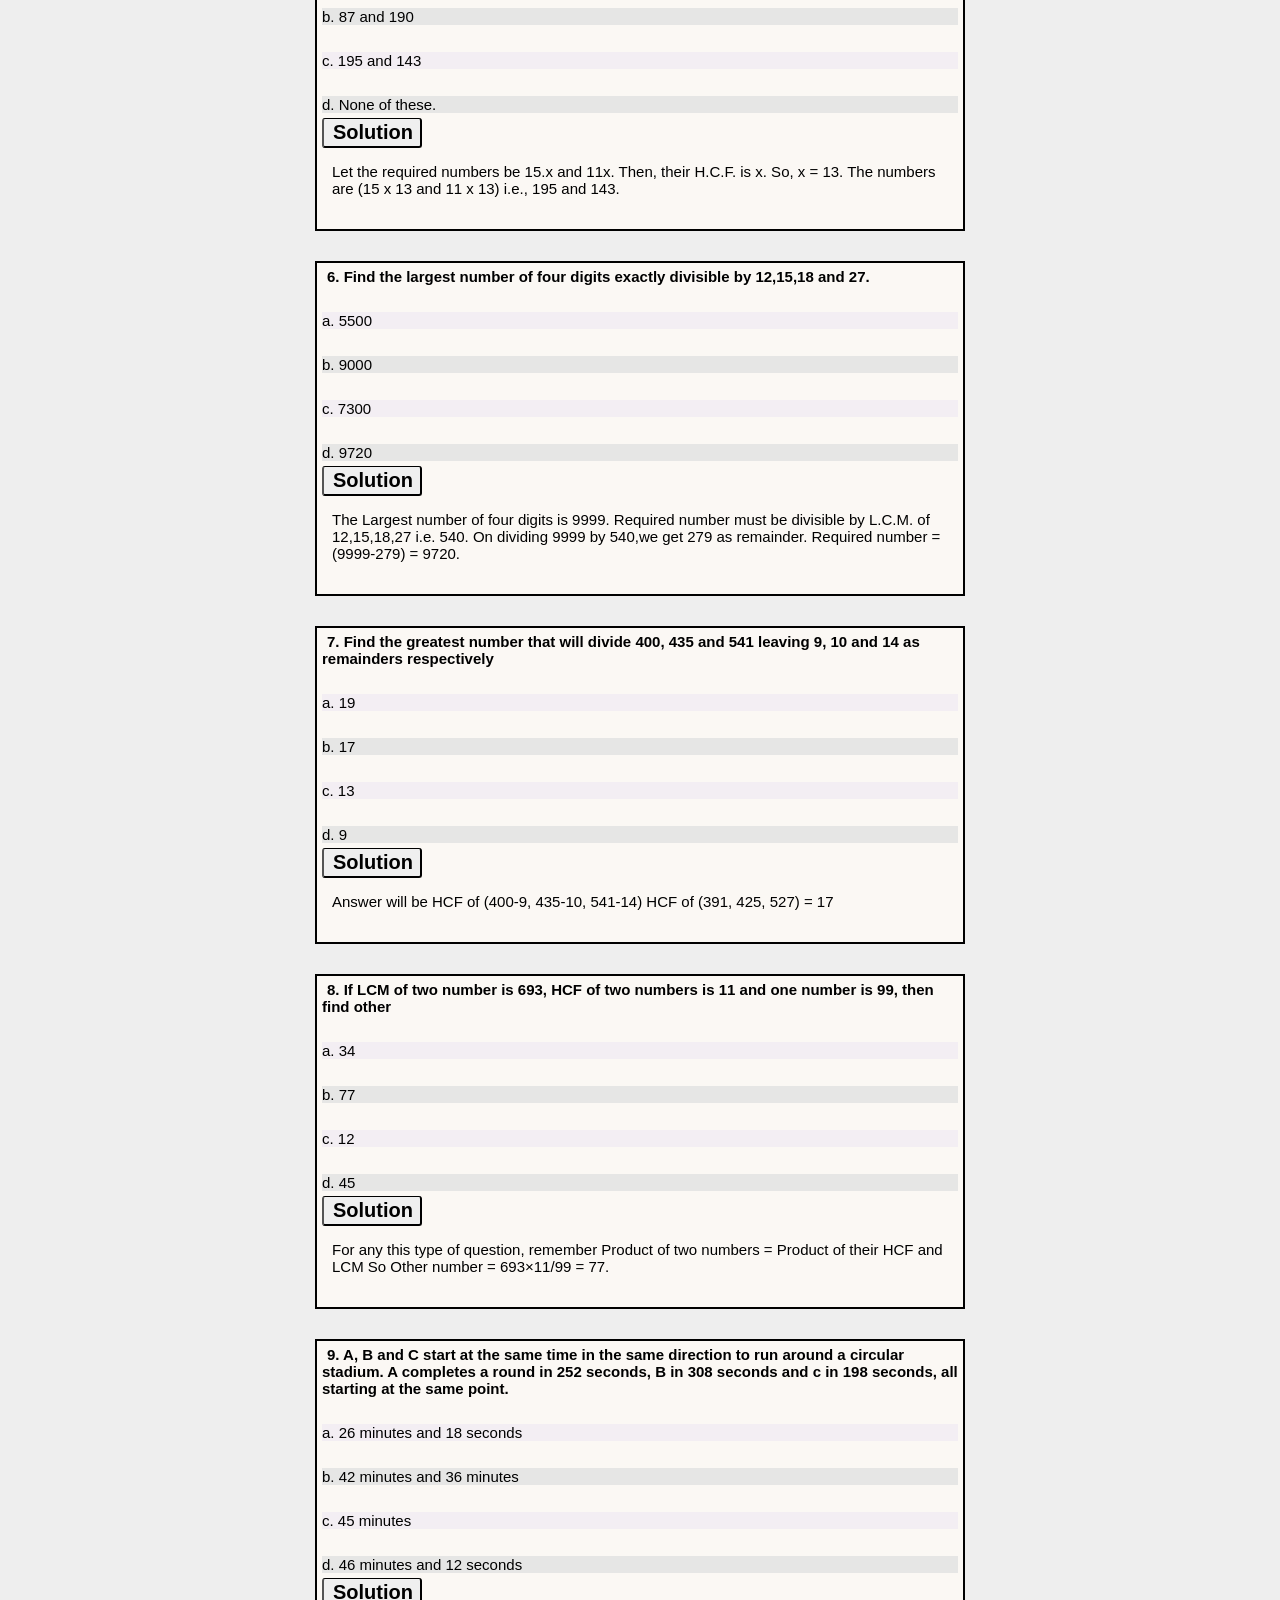
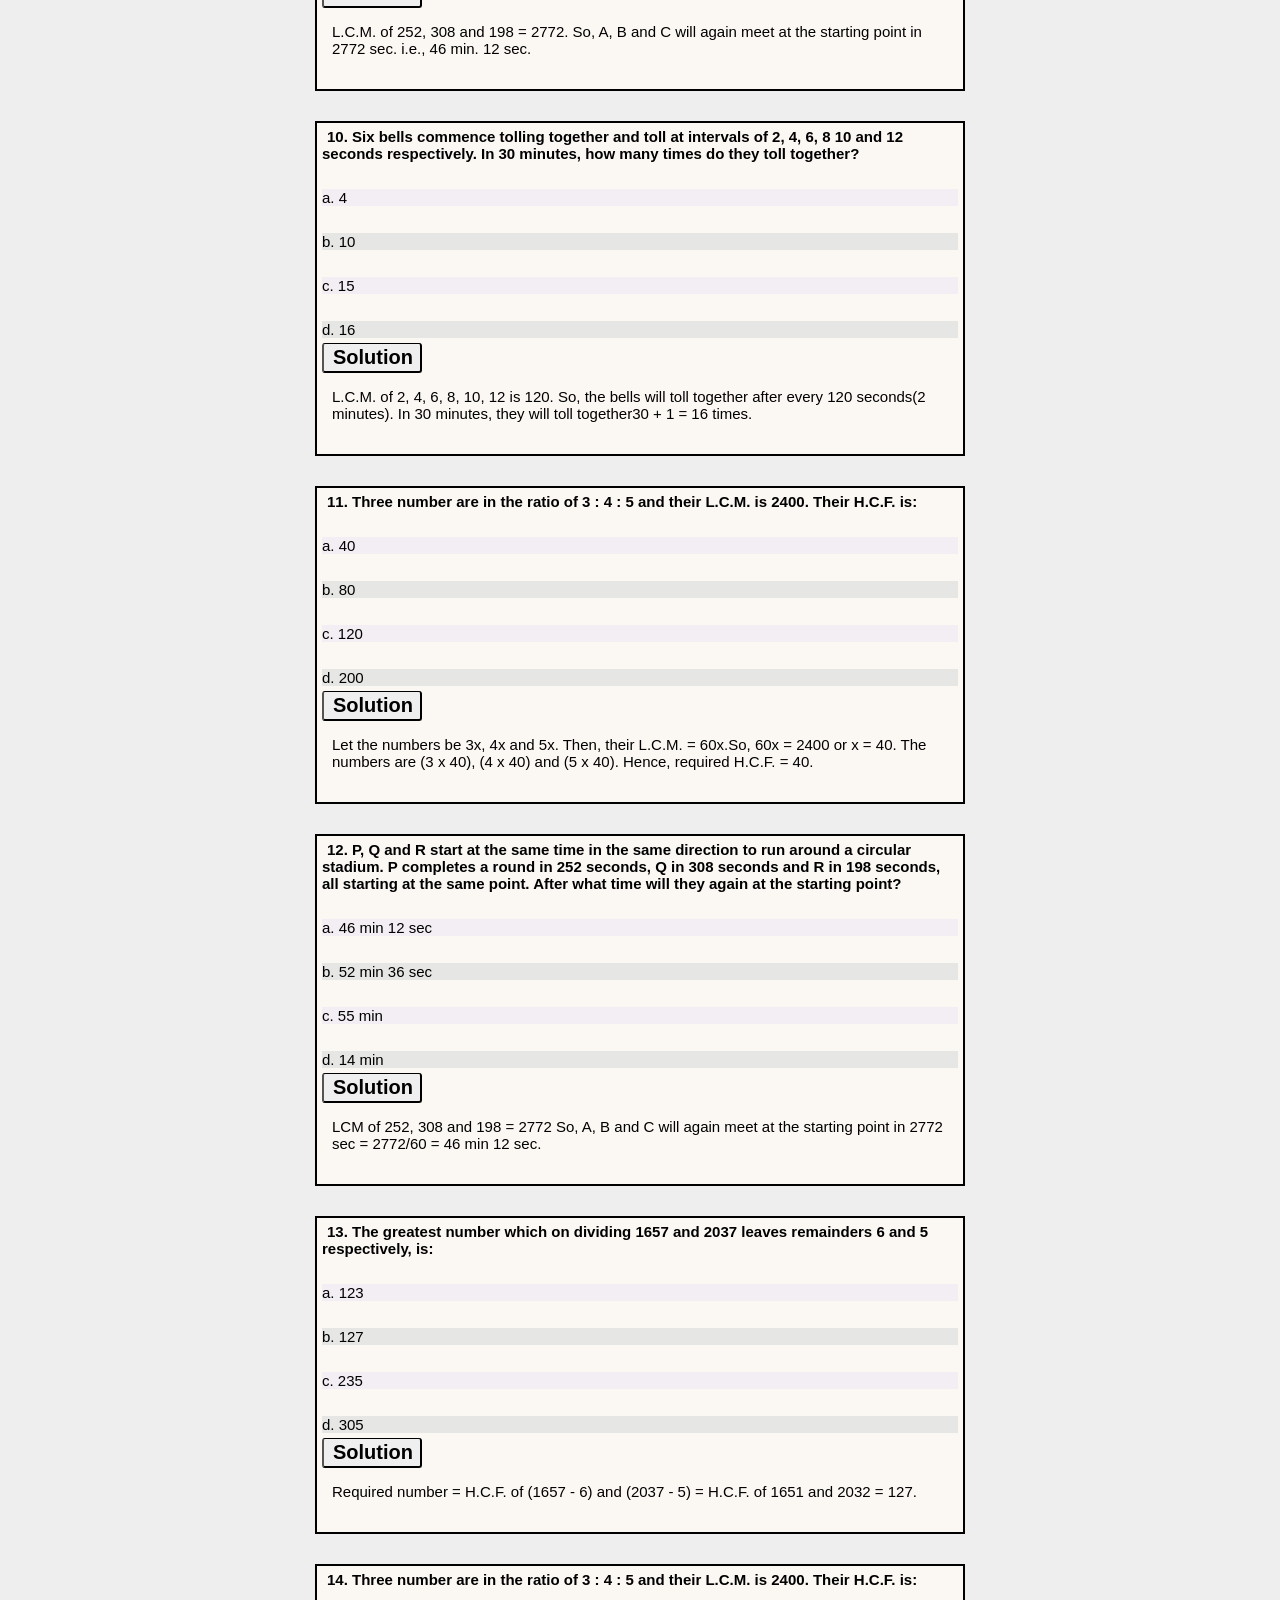
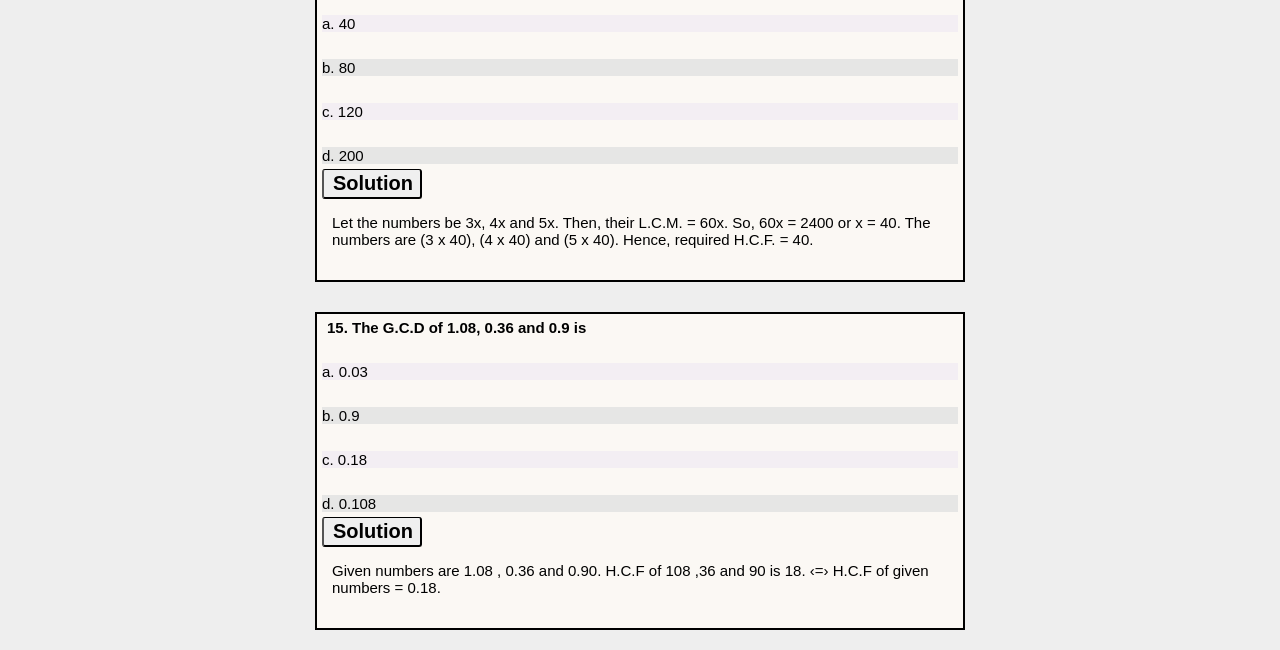
<file: Aptitude1/topics/LCM_n_HCF.html>
<!DOCTYPE html>
<html lang="en">
<head>
    <meta charset="UTF-8">
    <meta http-equiv="X-UA-Compatible" content="IE=edge">
    <meta name="viewport" content="width=device-width, initial-scale=1.0">
    <title>l.c.m_and_h.c.f</title>
    <link rel="stylesheet" href="sol.css">
    <script src="ans.js"></script>
</head>
<body>
<div id="design-1">
    <br>
    <div class="button1"><h1>LCM & HCF</h1></div>
    <div class="design">
        <p><b>1. H.C.F. of 513, 1134 and 1215 is ____________</b></p>
        <br>
        <p class="alt1">a. 18</p>
        <br>
        <p class="alt2">b. 27</p>
        <br>
        <p class="alt1">c. 33</p>
        <br>
        <p class="alt2">d. 36</p>
        <button id="sol1"  class="sol" onclick="solution1()">Solution</button>
        <p id="para1" class="para">Finding H.C.F. by division method:

            Problems On LCM And HCF
            
            H.C.F. of 513, 1134 and 1215 = 3 × 3 × 3 = 27.</p>
        <br>
    </div>
    <div class="design">
        <p><b>2. The greatest number which on dividing 1657 and 2037 leaves remainders 6 and 5 respectively, is</b></p>
        <br>
        <p class="alt1">a. 127</p>
        <br>
        <p class="alt2">b. 305</p>
        <br>
        <p class="alt1">c. 235</p>
        <br>
        <p class="alt2">d. 123</p>
        <button id="sol2"  class="sol" onclick="solution2()">Solution</button>
        <p id="para2" class="para">Required number = H.C.F. of (1657 - 6) and (2037 - 5)
            = H.C.F. of 1651 and 2032 = 127.</p>
        <br>
    </div>
    <div class="design">
        <p><b>3.  The H.C.F. of two numbers is 23 and the other two factors of their L.C.M. are 13 and 14. The larger of the two numbers is:</b></p>
        <br>
        <p class="alt1">a. 276</p>
        <br>
        <p class="alt2">b. 299</p>
        <br>
        <p class="alt1">c. 322</p>
        <br>
        <p class="alt2">d. 345</p>
        <button id="sol3"  class="sol" onclick="solution3()">Solution</button>
        <p id="para3" class="para">Clearly, the numbers are (23 x 13) and (23 x 14).
            Larger number = (23 x 14) = 322.</p><br>
    </div>
    <div class="design">
        <p><b>4. HCF of 3/16, 5/12, 7/8 is:</b></p>
            <br>
        <p class="alt1">a. 2/47</p>
        <br>
        <p class="alt2">b. 3/47</p>
        <br>
        <p class="alt1">c. 1/48</p>
        <br>
        <p class="alt2">d. 5/48</p>
        <button id="sol4"  class="sol" onclick="solution4()">Solution</button>
        <p id="para4" class="para">HCF of numerators = 1
            LCM of denominators = 48
            => 1/48.</p><br>
    </div>
    <div class="design">
        <p><b>5.  Two numbers are in the ratio of 15:11. If their H.C.F. is 13, find the numbers.</b></p>
        <br>
        <p class="alt1">a. 122 and 80</p>
        <br>
        <p class="alt2">b. 87 and 190</p>
        <br>
        <p class="alt1">c. 195 and 143</p>
        <br>
        <p class="alt2">d. None of these.</p>
        <button id="sol5" class="sol"  onclick="solution5()">Solution</button>
        <p id="para5" class="para">Let the required numbers be 15.x and 11x.
            Then, their H.C.F. is x. So, x = 13.
            The numbers are (15 x 13 and 11 x 13) i.e., 195 and 143.</p><br>
    </div>
    <div class="design">
        <p><b>6. Find the largest number of four digits exactly divisible by 12,15,18 and 27.</b></p>
        <br>
        <p class="alt1">a. 5500</p>
        <br>
        <p class="alt2">b. 9000</p>
        <br>
        <p class="alt1">c. 7300</p>
        <br>
        <p class="alt2">d. 9720</p>
        <button id="sol6"  class="sol" onclick="solution6()">Solution</button>
        <p id="para6" class="para">The Largest number of four digits is 9999.
            Required number must be divisible by L.C.M. of 12,15,18,27 i.e. 540.
            On dividing 9999 by 540,we get 279 as remainder.
            Required number = (9999-279) = 9720.</p><br>
    </div>
    <div class="design">
        <p><b>7. Find the greatest number that will divide 400, 435 and 541 leaving 9, 10 and 14 as remainders respectively</b></p>
        <br>
        <p class="alt1">a. 19</p>
        <br>
        <p class="alt2">b. 17</p>
        <br>
        <p class="alt1">c. 13</p>
        <br>
        <p class="alt2">d. 9</p>
        <button id="sol7"  class="sol" onclick="solution7()">Solution</button>
        <p id="para7" class="para">Answer will be HCF of (400-9, 435-10, 541-14)
            HCF of (391, 425, 527) = 17</p><br>
    </div>
    <div class="design">
        <p><b>8.  If LCM of two number is 693, HCF of two numbers is 11 and one number is 99, then find other</b></p>
        <br>
        <p class="alt1">a. 34</p>
        <br>
        <p class="alt2">b. 77</p>
        <br>
        <p class="alt1">c. 12</p>
        <br>
        <p class="alt2">d. 45</p>
        <button id="sol8"  class="sol" onclick="solution8()">Solution</button>
        <p id="para8" class="para">For any this type of question, remember
            Product of two numbers = Product of their HCF and LCM
            So Other number = 693×11/99 = 77.</p><br>
    </div>
    <div class="design">
        <p><b>9. A, B and C start at the same time in the same direction to run around a circular stadium. A completes a round in 252 seconds, B in 308 seconds and c in 198 seconds, all
            starting at the same point.</b></p>
        <br>
        <p class="alt1">a. 26 minutes and 18 seconds</p>
        <br>
        <p class="alt2">b. 42 minutes and 36 minutes</p>
        <br>
        <p class="alt1">c. 45 minutes</p>
        <br>
        <p class="alt2">d. 46 minutes and 12 seconds</p>
        <button id="sol9"  class="sol" onclick="solution9()">Solution</button>
        <p id="para9" class="para">L.C.M. of 252, 308 and 198 = 2772.
            So, A, B and C will again meet at the starting point in 2772 sec. i.e., 46 min. 12 sec.</p><br>
    </div>
    <div class="design">
        <p><b>10. Six bells commence tolling together and toll at intervals of 2, 4, 6, 8 10 and 12 seconds respectively. In 30 minutes, how many times do they toll together? </b></p>
        <br>
        <p class="alt1">a. 4</p>
        <br>
        <p class="alt2">b. 10</p>
        <br>
        <p class="alt1">c. 15</p>
        <br>
        <p class="alt2">d. 16</p>
        <button id="sol10"  class="sol" onclick="solution10()">Solution</button>
        <p id="para10" class="para">L.C.M. of 2, 4, 6, 8, 10, 12 is 120.
             So, the bells will toll together after every 120 seconds(2 minutes). 
             In 30 minutes, they will toll together30 + 1 = 16 times.</p><br>
    </div>
    <div class="design">
        <p><b>11. Three number are in the ratio of 3 : 4 : 5 and their L.C.M. is 2400. Their H.C.F. is:</b></p>
        <br>
        <p class="alt1">a. 40</p>
        <br>
        <p class="alt2">b. 80</p>
        <br>
        <p class="alt1">c. 120</p>
        <br>
        <p class="alt2">d. 200</p>
        <button id="sol11" class="sol"  onclick="solution11()">Solution</button>
        <p id="para11" class="para">Let the numbers be 3x, 4x and 5x.
            Then, their L.C.M. = 60x.So, 60x = 2400 or x = 40.
            The numbers are (3 x 40), (4 x 40) and (5 x 40).
            Hence, required H.C.F. = 40.</p><br>
    </div>
    <div class="design">
        <p><b>12. P, Q and R start at the same time in the same direction to run around a circular stadium. P completes a round in 252 seconds, Q in 308 seconds and R in 198 seconds, all starting at the same point. After what time will they again at the starting point?</b></p>
        <br>
        <p class="alt1">a. 46 min 12 sec</p>
        <br>
        <p class="alt2">b. 52 min 36 sec</p>
        <br>
        <p class="alt1">c. 55 min</p>
        <br>
        <p class="alt2">d. 14 min</p>
        <button id="sol12"  class="sol" onclick="solution12()">Solution</button>
        <p id="para12" class="para">LCM of 252, 308 and 198 = 2772
            So, A, B and C will again meet at the starting point in 2772 sec
            = 2772/60 = 46 min 12 sec.</p><br>
            
    </div>
    <div class="design">
        <p><b>13. The greatest number which on dividing 1657 and 2037 leaves remainders 6 and 5 respectively, is:</b></p>
        <br>
        <p class="alt1">a. 123</p>
        <br>
        <p class="alt2">b. 127</p>
        <br>
        <p class="alt1">c. 235</p>
        <br>
        <p class="alt2">d. 305</p>
        <button id="sol13"  class="sol" onclick="solution13()">Solution</button>
        <p id="para13" class="para">Required number = H.C.F. of (1657 - 6) and (2037 - 5)
            = H.C.F. of 1651 and 2032 = 127.</p> <br>
    </div>
    <div class="design">
        <p><b>14. Three number are in the ratio of 3 : 4 : 5 and their L.C.M. is 2400. Their H.C.F. is: </b></p>
        <br>
        <p class="alt1">a. 40</p>
        <br>
        <p class="alt2">b. 80</p>
        <br>
        <p class="alt1">c. 120</p>
        <br>
        <p class="alt2">d. 200</p>
        <button id="sol14"  class="sol" onclick="solution14()">Solution</button>
        <p id="para14" class="para">Let the numbers be 3x, 4x and 5x.
            Then, their L.C.M. = 60x.
            So, 60x = 2400 or x = 40.
            The numbers are (3 x 40), (4 x 40) and (5 x 40).
            Hence, required H.C.F. = 40.</p>
            <br>
    </div>
    <div class="design">
        <p><b>15. The G.C.D of 1.08, 0.36 and 0.9 is</b></p>
        <br>
        <p class="alt1">a. 0.03</p>
        <br>
        <p class="alt2">b. 0.9</p>
        <br>
        <p class="alt1">c. 0.18</p>
        <br>
        <p class="alt2">d. 0.108</p>
        <button id="sol15" class="sol" onclick="solution15()">Solution</button>
        <p id="para15" class="para">Given numbers are 1.08 , 0.36 and 0.90.
            H.C.F of 108 ,36 and 90 is 18.
            ‹=› H.C.F of given numbers = 0.18.</p>
            <br>
    </div>
</div>
</body>
</html>
</file>
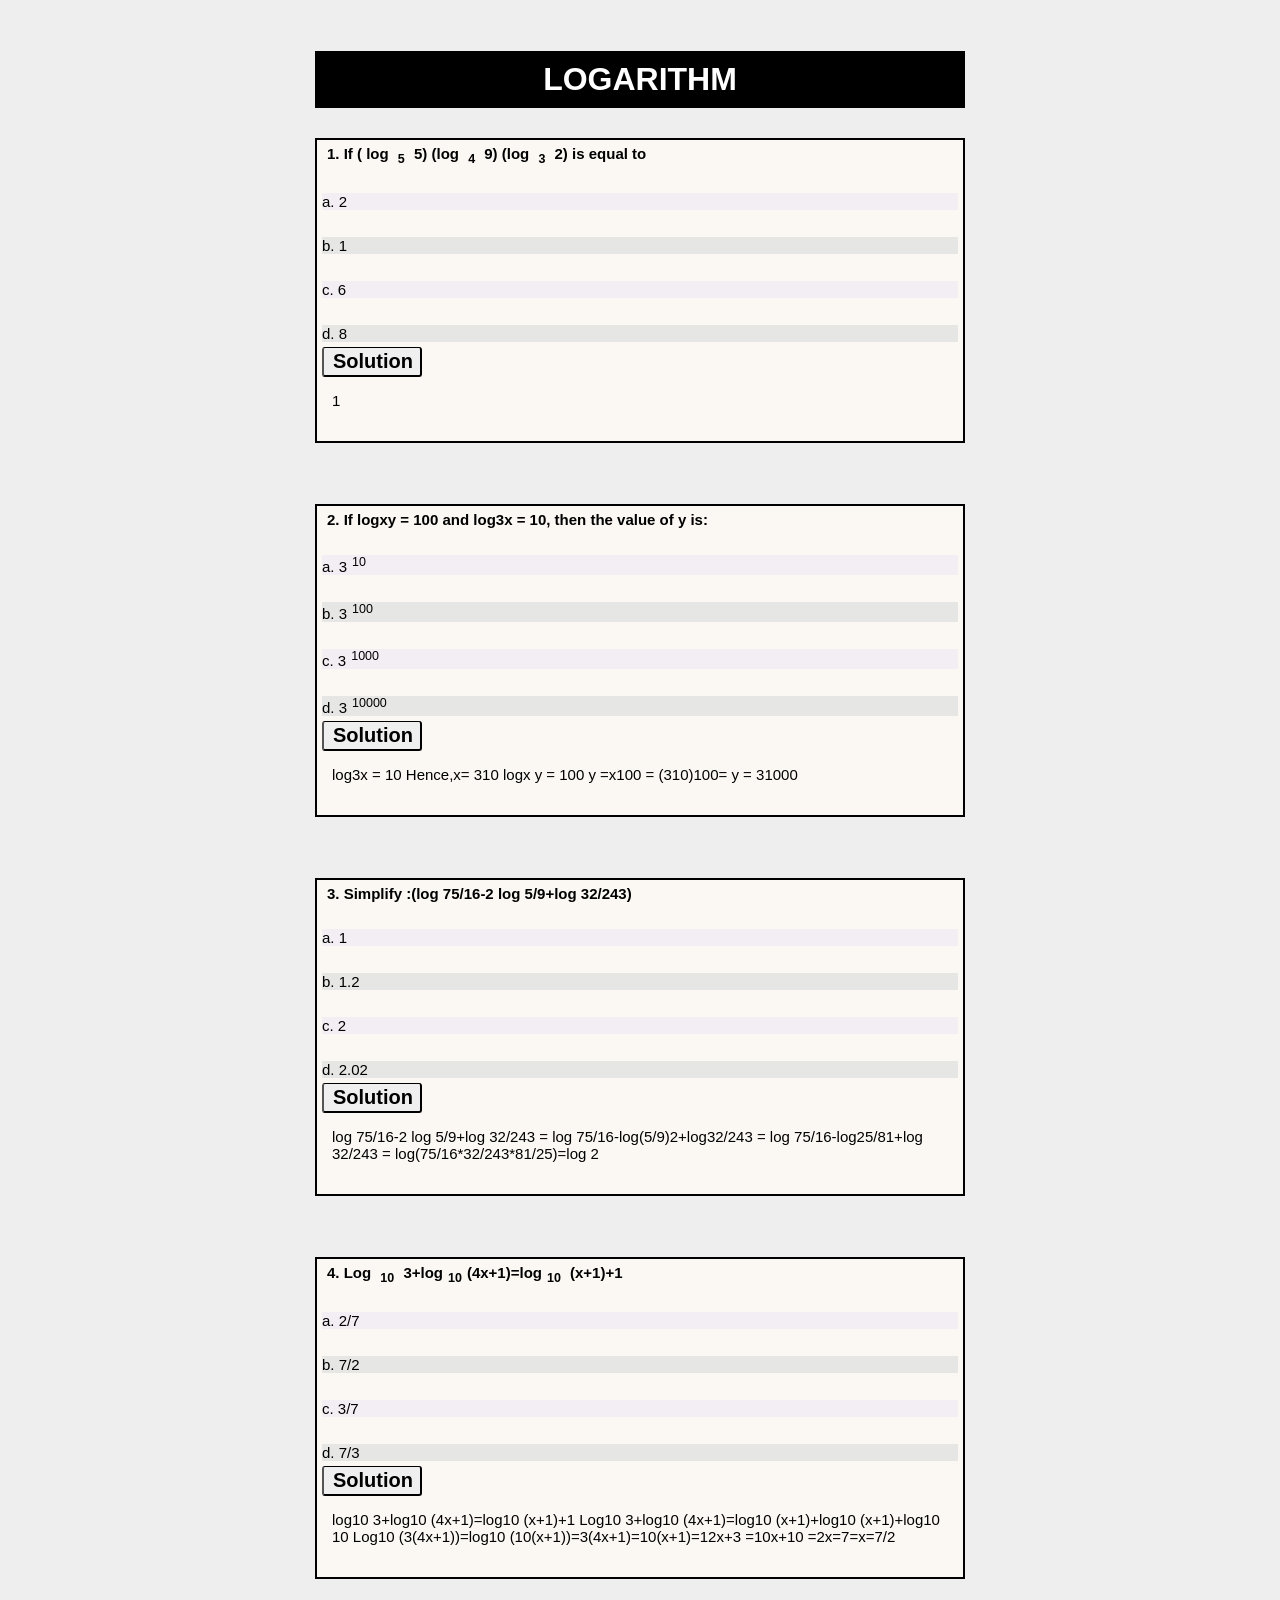
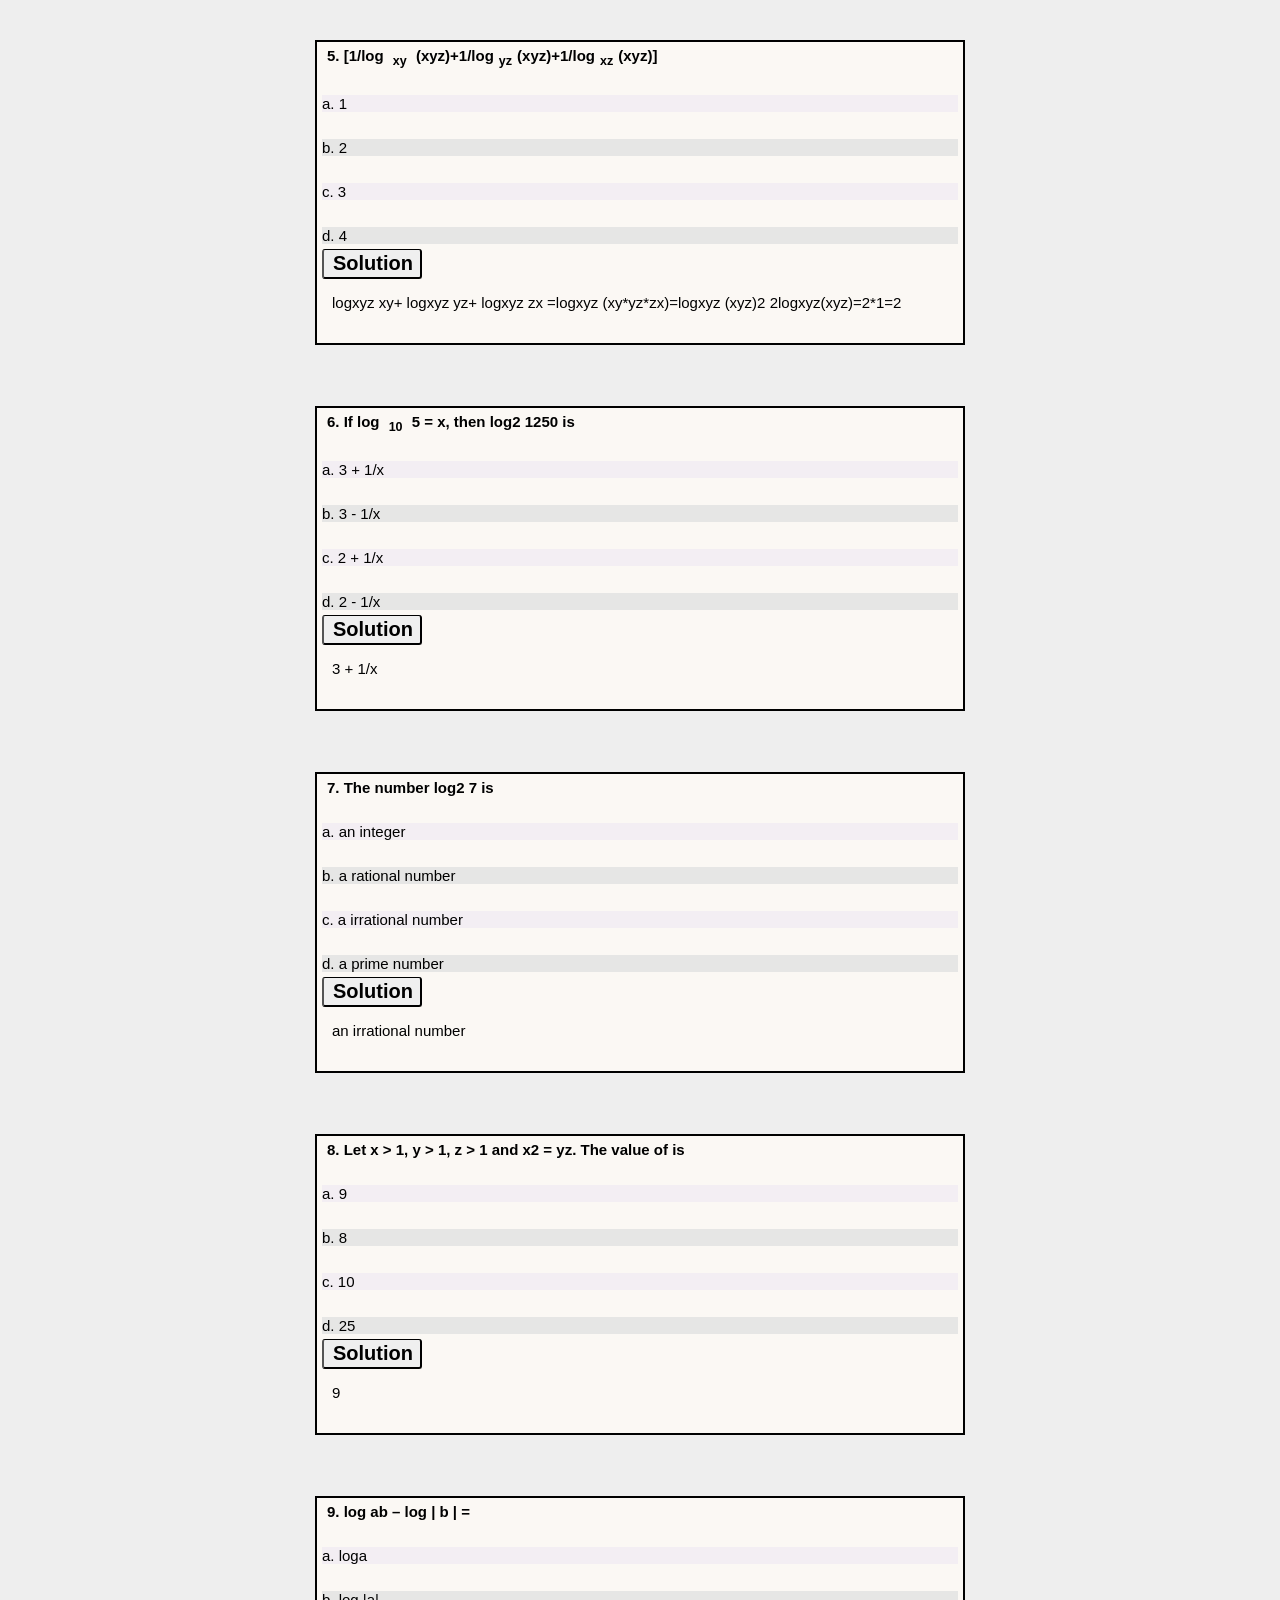
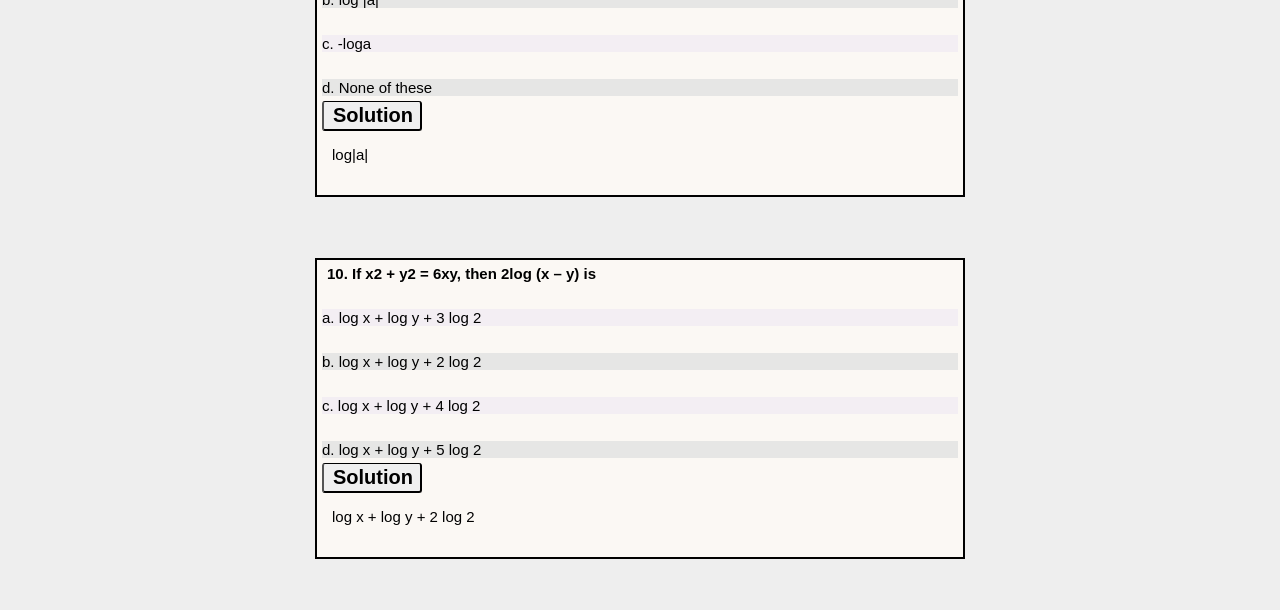
<file: Aptitude1/topics/Lograrithmic.html>
<!DOCTYPE html>
<html lang="en">
<head>
    <meta charset="UTF-8">
    <meta http-equiv="X-UA-Compatible" content="IE=edge">
    <meta name="viewport" content="width=device-width, initial-scale=1.0">
    <title>logarithms</title>
    <link rel="stylesheet" href="sol.css">
    <script src="ans.js"></script>
</head>
<body>
<div id="design-1">
    <br>
    <div class="button1"><h1>LOGARITHM</h1></div>
    <div class="design">
        <p><b>1. If ( log <sub>5</sub> 5) (log <sub>4</sub> 9) (log <sub>3</sub> 2) is equal to                                                                                     </b></p>
        <br>
        <p class="alt1">a. 2</p>
        <br>
        <p class="alt2">b. 1</p>
        <br>
        <p class="alt1">c. 6</p>
        <br>
        <p class="alt2">d. 8</p>
        <button id="sol1"  class="sol" onclick="solution1()">Solution</button>
        <p id="para1" class="para">
            1
        </p><br>
    </div><br>
    <div class="design">
        <p><b>2. If logxy = 100 and log3x = 10, then the value of y is:</b></p>
        <br>
        <p class="alt1">a. 3<sup>10</sup></p>
        <br>
        <p class="alt2">b. 3<sup>100</sup></p>
        <br>
        <p class="alt1">c. 3<sup>1000</sup></p>
        <br>
        <p class="alt2">d. 3<sup>10000</sup></p>
        <button id="sol2"  class="sol" onclick="solution2()">Solution</button>
        <p id="para2" class="para">log3x = 10
            Hence,x= 310
            logx y = 100
            y =x100 = (310)100= y = 31000</p>
        <br>
    </div><br>
    <div class="design">
        <p><b>3. Simplify :(log 75/16-2 log 5/9+log 32/243)</b></p>
        <br>
        <p class="alt1">a. 1</p>
        <br>
        <p class="alt2">b. 1.2</p>
        <br>
        <p class="alt1">c. 2</p>
        <br>
        <p class="alt2">d. 2.02</p>
        <button id="sol3"  class="sol" onclick="solution3()">Solution</button>
        <p id="para3" class="para">
            log 75/16-2 log 5/9+log 32/243
= log 75/16-log(5/9)2+log32/243
= log 75/16-log25/81+log 32/243
= log(75/16*32/243*81/25)=log 2
        </p><br>
    </div><br>
    <div class="design">
        <p><b>4. Log <sub>10</sub> 3+log<sub>10</sub>(4x+1)=log<sub>10</sub> (x+1)+1</b></p>
            <br>
        <p class="alt1">a. 2/7</p>
        <br>
        <p class="alt2">b. 7/2</p>
        <br>
        <p class="alt1">c. 3/7</p>
        <br>
        <p class="alt2">d. 7/3</p>
        <button id="sol4"  class="sol" onclick="solution4()">Solution</button>
        <p id="para4" class="para">
            log10 3+log10 (4x+1)=log10 (x+1)+1
Log10 3+log10 (4x+1)=log10 (x+1)+log10 (x+1)+log10 10
Log10 (3(4x+1))=log10 (10(x+1))=3(4x+1)=10(x+1)=12x+3

=10x+10

=2x=7=x=7/2
        </p><br>
    </div><br>
    <div class="design">
        <p><b>5. [1/log <sub>xy</sub> (xyz)+1/log<sub>yz</sub>(xyz)+1/log<sub>xz</sub>(xyz)]</b></p>
        <br>
        <p class="alt1">a. 1</p>
        <br>
        <p class="alt2">b. 2</p>
        <br>
        <p class="alt1">c. 3</p>
        <br>
        <p class="alt2">d. 4</p>
        <button id="sol5" class="sol"  onclick="solution5()">Solution</button>
        <p id="para5" class="para">
            logxyz xy+ logxyz yz+ logxyz zx


=logxyz (xy*yz*zx)=logxyz (xyz)2


2logxyz(xyz)=2*1=2
        </p><br>
    </div><br>
    <div class="design">
        <p><b>6. If log <sub>10</sub> 5 = x, then log2 1250 is</b></p>
        <br>
        <p class="alt1">a. 3 + 1/x</p>
        <br>
        <p class="alt2">b. 3 - 1/x</p>
        <br>
        <p class="alt1">c. 2 + 1/x</p>
        <br>
        <p class="alt2">d. 2 - 1/x</p>
        <button id="sol6"  class="sol" onclick="solution6()">Solution</button>
        <p id="para6" class="para">3 + 1/x</p><br>
    </div><br>
    <div class="design">
        <p><b>7. The number log2 7 is</b></p>
        <br>
        <p class="alt1">a. an integer</p>
        <br>
        <p class="alt2">b. a rational number</p>
        <br>
        <p class="alt1">c. a irrational number</p>
        <br>
        <p class="alt2">d. a prime number</p>
        <button id="sol7"  class="sol" onclick="solution7()">Solution</button>
        <p id="para7" class="para">
            an irrational number
        </p><br>
    </div><br>
    <div class="design">
        <p><b>8. Let x > 1, y > 1, z > 1 and x2 = yz. The value of  is</b></p>
        <br>
        <p class="alt1">a. 9</p>
        <br>
        <p class="alt2">b. 8</p>
        <br>
        <p class="alt1">c. 10</p>
        <br>
        <p class="alt2">d. 25</p>
        <button id="sol8"  class="sol" onclick="solution8()">Solution</button>
        <p id="para8" class="para">
            9
        </p><br>
    </div><br>
    <div class="design">
        <p><b>9. log ab – log | b | =</b></p>
        <br>
        <p class="alt1">a. loga</p>
        <br>
        <p class="alt2">b. log |a|</p>
        <br>
        <p class="alt1">c. -loga</p>
        <br>
        <p class="alt2">d. None of these</p>
        <button id="sol9"  class="sol" onclick="solution9()">Solution</button>
        <p id="para9" class="para">
            log|a|
        </p><br>
    </div><br>
    <div class="design">
        <p><b>10.  If x2 + y2 = 6xy, then 2log (x – y) is</b></p>
        <br>
        <p class="alt1">a. log x +  log y + 3 log 2</p>
        <br>
        <p class="alt2">b. log x +  log y + 2 log 2</p>
        <br>
        <p class="alt1">c. log x +  log y + 4 log 2</p>
        <br>
        <p class="alt2">d. log x +  log y + 5 log 2</p>
        <button id="sol10"  class="sol" onclick="solution10()">Solution</button>
        <p id="para10" class="para">
            log x +  log y + 2 log 2
        </p><br>
    </div><br>
    
</div>
</body>
</html>
</file>
<file: Aptitude1/Apptitude_CSS_Styles.css>
@import url("https://fonts.googleapis.com/css?family=Poppins&display=swap");

* {
  margin: 0;
  padding: 0;
}

html {
  box-sizing: border-box;
  font-size: 62.5%;
}

body {
  background-color: #eee;
  font-family: "Poppins", sans-serif;
  display: flex;
  justify-content: center;
  align-items: center;
  min-height: 100vh;
}

a{
text-decoration:none;
}

.grid {
  display: grid;
  width: 114em;
  grid-gap: 6rem;
  grid-template-columns: repeat(auto-fit, minmax(30rem, 1fr));
  align-items: start;
}

.grid-item {
  background-color: #fff;
  border-radius: 0.4rem;
  overflow: hidden;
  box-shadow: 0 3rem 6rem rgba(0, 0, 0, 0.1);
  cursor: pointer;
  transition: 0.2s;
}

.grid-item:hover {
  transform: translateY(-0.5%);
  box-shadow: 0 4rem 8rem rgba(0, 0, 0, 0.5);
}

.card-img {
  display: block;
  width: 100%;
  height: 20rem;
  object-fit: cover;
}

.card-content {
  padding: 3rem;
}

.card-header {
  font-size: 3rem;
  font-weight: 500;
  color: #0d0d0d;
  margin-bottom: 1.5rem;
}

.card-text {
  font-size: 1.6rem;
  letter-spacing: 0.1rem;
  line-height: 1.7;
  color: #3d3d3d;
  margin-bottom: 2.5rem;
}

.card-btn {
  display: block;
  width: 100%;
  padding: 1.5rem;
  font-size: 2rem;
  text-align: center;
  color: #3363ff;
  background-color: #d8e0fd;
  border: none;
  border-radius: 0.4rem;
  transition: 0.2s;
  cursor: pointer;
  letter-spacing: 0.1rem;
}

.card-btn span {
  margin-left: 1rem;
  transition: 0.2s;
}

.card-btn:hover,
.card-btn:active {
  background-color: #c2cffc;
}

.card-btn:hover span,
.card-btn:active span {
  margin-left: 1.5rem;
}

@media only screen and (max-width: 60em) {
  body {
    padding: 3rem;
  }

  .grid {
    grid-gap: 3rem;
  }
}
</file>
<file: Aptitude1/topics/sol.css>
*{
    margin: 5px;
    padding: 0;
}
html {
    box-sizing: border-box;
    font-size: 62.5%;
}
h2{
    margin-top: 2rem;
    font-size: 3rem;
    color: black;
    text-align: center;
    text-decoration: underline;
}
body {
    background-color: #eee;
    font-family: "Poppins", sans-serif;
    display: flex;
    justify-content: center;
    align-items: center;
    min-height: 100vh;
    
margin-left:300px;
margin-right:300px;
}
  
#design-1{
    display: grid;
    grid-gap: 20px;
    align-items: center;
    justify-content: center;
}
.button1 {
    background-color: Black;
    border: none;
    color: white;
    font-family:arial;
    padding: 5px;
    text-align: center;
    text-decoration: none;
    display: inline-block;
    font-size: 16px;
  
  
  }
.design{
    background-color: rgb(251, 248, 244);
    border: 2px solid black;
    overflow: hidden;
    font-size: 1.5rem;
}
.para{
    display: grid;
    padding: 10px;
}
.sol{
    margin: 5px;
    padding: 5px;
    height: 3rem;
    width: 10rem;
    display: flex;
    align-items: center;
    padding: 0 0.9rem;
    border-radius: 0.3rem;
    font-size: 2rem;
    font-weight: 600;
    border-top: 0.06rem solid transparent;
    color: black;
    border-color: black;
    cursor: pointer;
}
.sol:hover{
    color: #fff;
    background-color: black;
}

.alt1{
    background-color: rgb(243, 238, 243);
}
.alt2{
    background-color:rgba(227, 227, 227, 0.855);
}
@media screen and (max-width:708px) {
    .design{
        width: auto;
    }
}
</file>
